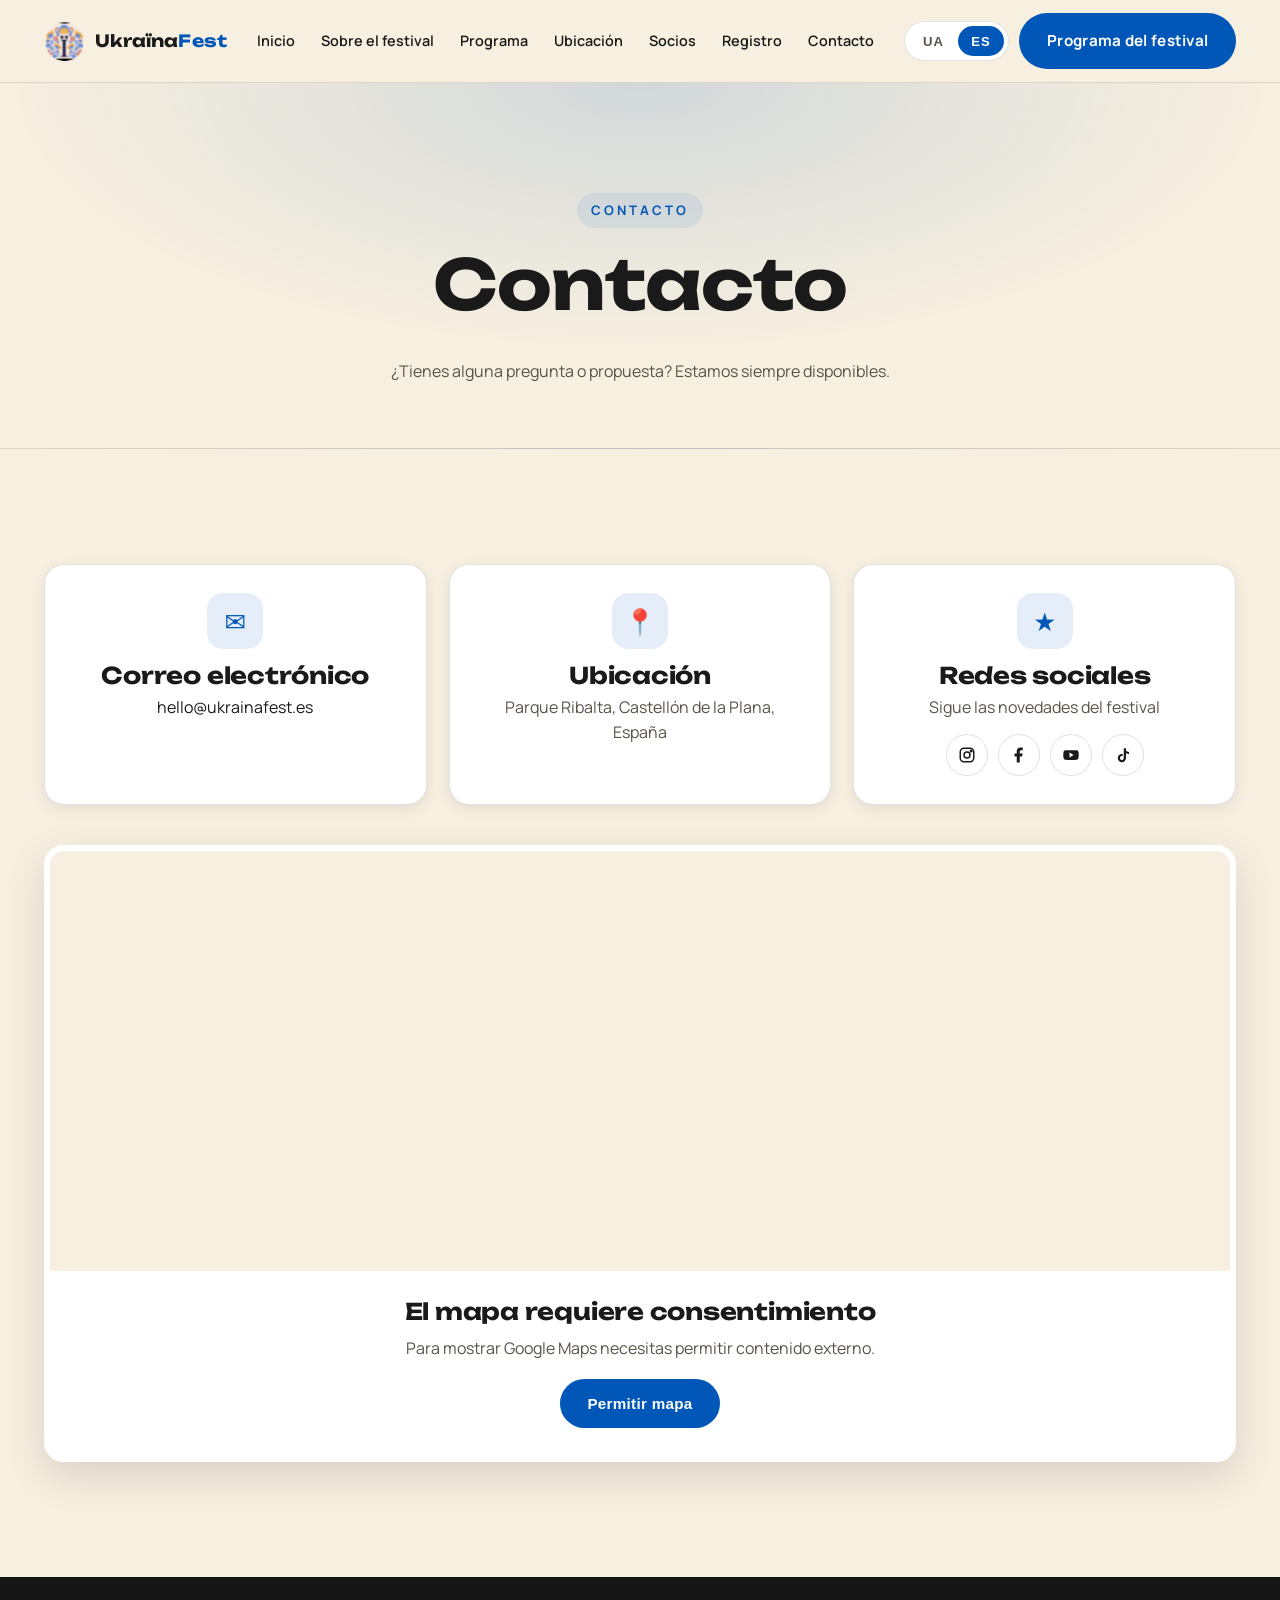
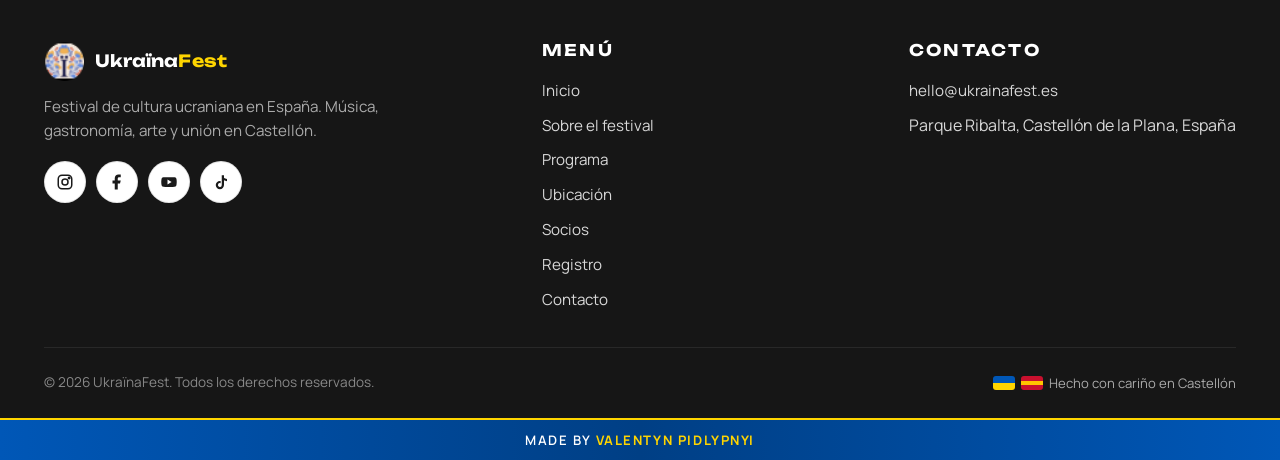
<file: public/contacts.html>
<!DOCTYPE html>
<html lang="uk">
<head>
  <meta charset="UTF-8" />
  <meta name="viewport" content="width=device-width, initial-scale=1.0" />
  <meta name="description" content="Контакти UkraïnaFest Castellón 2026: email, локація та соціальні мережі фестивалю." />
  <meta name="robots" content="index,follow" />
  <meta property="og:type" content="website" />
  <meta property="og:title" content="Контакти — UkraïnaFest Castellón 2026" />
  <meta property="og:description" content="Зв'яжіться з командою фестивалю або перегляньте місце проведення на карті." />
  <meta property="og:image" content="logo.png" />
  <meta name="twitter:card" content="summary_large_image" />
  <title data-i18n-title="meta.title.contacts">Контакти — UkraïnaFest Castellón 2026</title>
  <link rel="canonical" href="contacts.html" />
  <link rel="alternate" hreflang="uk" href="contacts.html?lang=ua" />
  <link rel="alternate" hreflang="es" href="contacts.html?lang=es" />
  <link rel="alternate" hreflang="x-default" href="contacts.html?lang=es" />
  <link rel="icon" type="image/png" href="smalllogo.png" />
  <link rel="preconnect" href="https://fonts.googleapis.com" />
  <link rel="preconnect" href="https://fonts.gstatic.com" crossorigin />
  <link href="https://fonts.googleapis.com/css2?family=Manrope:wght@400;500;600;700;800&family=Unbounded:wght@500;600;700;800&display=swap" rel="stylesheet" />
  <link rel="stylesheet" href="assets/css/styles.css" />
</head>
<body>

  <header class="site-header">
    <div class="container site-header__inner">
      <a class="brand" href="index.html"><img src="smalllogo.png" alt="UkraïnaFest" /><span>Ukraïna<b>Fest</b></span></a>
      <nav class="nav" aria-label="Main">
        <a href="index.html"        data-i18n="nav.home">Головна</a>
        <a href="about.html"        data-i18n="nav.about">Про фестиваль</a>
        <a href="program.html"      data-i18n="nav.program">Програма</a>
        <a href="location.html"     data-i18n="nav.location">Локація</a>
        <a href="partners.html"     data-i18n="nav.partners">Партнери</a>
        <a href="registration.html" data-i18n="nav.registration">Реєстрація</a>
        <a href="contacts.html"     data-i18n="nav.contacts">Контакти</a>
      </nav>
      <div class="header-actions">
        <div class="lang-switch" role="group" aria-label="Language">
          <button type="button" data-lang="ua">UA</button>
          <button type="button" data-lang="es">ES</button>
        </div>
        <a class="btn btn--primary" href="program.html" data-i18n="header.cta">Програма фестивалю</a>
        <button class="menu-toggle" aria-label="Menu"><span></span></button>
      </div>
    </div>
  </header>

  <section class="page-hero">
    <div class="container">
      <span class="eyebrow" data-i18n="nav.contacts">Контакти</span>
      <h1 data-i18n="contacts.page.title">Контакти</h1>
      <p data-i18n="contacts.page.sub">Маєте запитання чи пропозицію? Ми завжди на зв'язку.</p>
    </div>
  </section>

  <section class="section">
    <div class="container">
      <div class="contact-grid">
        <div class="contact-tile reveal">
          <div class="ic">✉</div>
          <h3 data-i18n="contacts.email">Електронна пошта</h3>
          <p><a href="mailto:hello@ukrainafest.es">hello@ukrainafest.es</a></p>
        </div>
        <div class="contact-tile reveal">
          <div class="ic">📍</div>
          <h3 data-i18n="contacts.location">Локація</h3>
          <p data-i18n="contacts.location.v">Парк Рібальта, Кастельон-де-ла-Плана, Іспанія</p>
        </div>
        <div class="contact-tile reveal">
          <div class="ic">★</div>
          <h3 data-i18n="contacts.social">Соціальні мережі</h3>
          <p data-i18n="contacts.social.v">Слідкуйте за новинами фестивалю</p>
          <div class="socials" style="justify-content:center; margin-top:14px">
            <a href="#" aria-label="Instagram"><svg viewBox="0 0 24 24" fill="none" stroke="currentColor" stroke-width="2"><rect x="3" y="3" width="18" height="18" rx="5"/><circle cx="12" cy="12" r="4"/><circle cx="17.5" cy="6.5" r="1" fill="currentColor"/></svg></a>
            <a href="#" aria-label="Facebook"><svg viewBox="0 0 24 24" fill="currentColor"><path d="M13 22v-8h3l1-4h-4V7.5c0-1.1.4-2 2-2h2V2h-3c-3 0-5 1.8-5 5v3H6v4h3v8h4z"/></svg></a>
            <a href="#" aria-label="YouTube"><svg viewBox="0 0 24 24" fill="currentColor"><path d="M22 8.4c-.2-1.7-.9-2.4-2.6-2.6C17.7 5.5 12 5.5 12 5.5s-5.7 0-7.4.3C2.9 6 2.2 6.7 2 8.4 1.7 10 1.7 12 1.7 12s0 2 .3 3.6c.2 1.7.9 2.4 2.6 2.6 1.7.3 7.4.3 7.4.3s5.7 0 7.4-.3c1.7-.2 2.4-.9 2.6-2.6.3-1.6.3-3.6.3-3.6s0-2-.3-3.6zM10 15.3V8.7l5.5 3.3-5.5 3.3z"/></svg></a>
            <a href="#" aria-label="TikTok"><svg viewBox="0 0 24 24" fill="currentColor"><path d="M16 3v3.4c1 .9 2.4 1.5 4 1.5v3a8.6 8.6 0 0 1-4-1.1v6.3a5.5 5.5 0 1 1-5.5-5.5c.4 0 .7 0 1 .1v3.1a2.5 2.5 0 1 0 1.5 2.3V3H16z"/></svg></a>
          </div>
        </div>
      </div>

      <div class="map-frame reveal" style="margin-top:24px; border:6px solid var(--surface); border-radius:var(--radius); overflow:hidden">
        <iframe loading="lazy"
          src="https://www.google.com/maps?q=Parque+Ribalta+Castell%C3%B3n+de+la+Plana&output=embed"
          referrerpolicy="no-referrer-when-downgrade"
          style="width:100%; height:420px; border:0; display:block"
          title="Castellón de la Plana map"></iframe>
      </div>
    </div>
  </section>

  <footer class="site-footer">
    <div class="container">
      <div class="footer-grid">
        <div>
          <a class="brand" href="index.html" style="color:#fff"><img src="smalllogo.png" alt="UkraïnaFest" /><span style="color:#fff">Ukraïna<b style="color:var(--accent)">Fest</b></span></a>
          <p data-i18n="footer.about" style="margin-top:14px">Фестиваль української культури в Іспанії.</p>
          <div class="socials" style="margin-top:18px">
            <a href="#" aria-label="Instagram"><svg viewBox="0 0 24 24" fill="none" stroke="currentColor" stroke-width="2"><rect x="3" y="3" width="18" height="18" rx="5"/><circle cx="12" cy="12" r="4"/><circle cx="17.5" cy="6.5" r="1" fill="currentColor"/></svg></a>
            <a href="#" aria-label="Facebook"><svg viewBox="0 0 24 24" fill="currentColor"><path d="M13 22v-8h3l1-4h-4V7.5c0-1.1.4-2 2-2h2V2h-3c-3 0-5 1.8-5 5v3H6v4h3v8h4z"/></svg></a>
            <a href="#" aria-label="YouTube"><svg viewBox="0 0 24 24" fill="currentColor"><path d="M22 8.4c-.2-1.7-.9-2.4-2.6-2.6C17.7 5.5 12 5.5 12 5.5s-5.7 0-7.4.3C2.9 6 2.2 6.7 2 8.4 1.7 10 1.7 12 1.7 12s0 2 .3 3.6c.2 1.7.9 2.4 2.6 2.6 1.7.3 7.4.3 7.4.3s5.7 0 7.4-.3c1.7-.2 2.4-.9 2.6-2.6.3-1.6.3-3.6.3-3.6s0-2-.3-3.6zM10 15.3V8.7l5.5 3.3-5.5 3.3z"/></svg></a>
            <a href="#" aria-label="TikTok"><svg viewBox="0 0 24 24" fill="currentColor"><path d="M16 3v3.4c1 .9 2.4 1.5 4 1.5v3a8.6 8.6 0 0 1-4-1.1v6.3a5.5 5.5 0 1 1-5.5-5.5c.4 0 .7 0 1 .1v3.1a2.5 2.5 0 1 0 1.5 2.3V3H16z"/></svg></a>
          </div>
        </div>
        <div>
          <h4 data-i18n="footer.menu">Меню</h4>
          <ul class="footer-menu">
            <li><a href="index.html"        data-i18n="nav.home">Головна</a></li>
            <li><a href="about.html"        data-i18n="nav.about">Про фестиваль</a></li>
            <li><a href="program.html"      data-i18n="nav.program">Програма</a></li>
            <li><a href="location.html"     data-i18n="nav.location">Локація</a></li>
            <li><a href="partners.html"     data-i18n="nav.partners">Партнери</a></li>
            <li><a href="registration.html" data-i18n="nav.registration">Реєстрація</a></li>
            <li><a href="contacts.html"     data-i18n="nav.contacts">Контакти</a></li>
          </ul>
        </div>
        <div>
          <h4 data-i18n="footer.contacts">Контакти</h4>
          <ul class="footer-menu">
            <li><a href="mailto:hello@ukrainafest.es">hello@ukrainafest.es</a></li>
            <li><span data-i18n="contacts.location.v">Парк Рібальта, Кастельон-де-ла-Плана, Іспанія</span></li>
          </ul>
        </div>
      </div>
      <div class="footer-bottom">
        <span data-i18n="footer.rights">© 2026 UkraïnaFest.</span>
        <span class="flag"><i class="ua"></i><i class="es"></i><span data-i18n="footer.made">Створено з любов'ю в Кастельоні</span></span>
      </div>
    </div>
  </footer>

  <div class="top-strip">Made by <b>Valentyn Pidlypnyi</b></div>

  <script src="assets/js/i18n.js"></script>
  <script src="assets/js/main.js"></script>
</body>
</html>
</file>
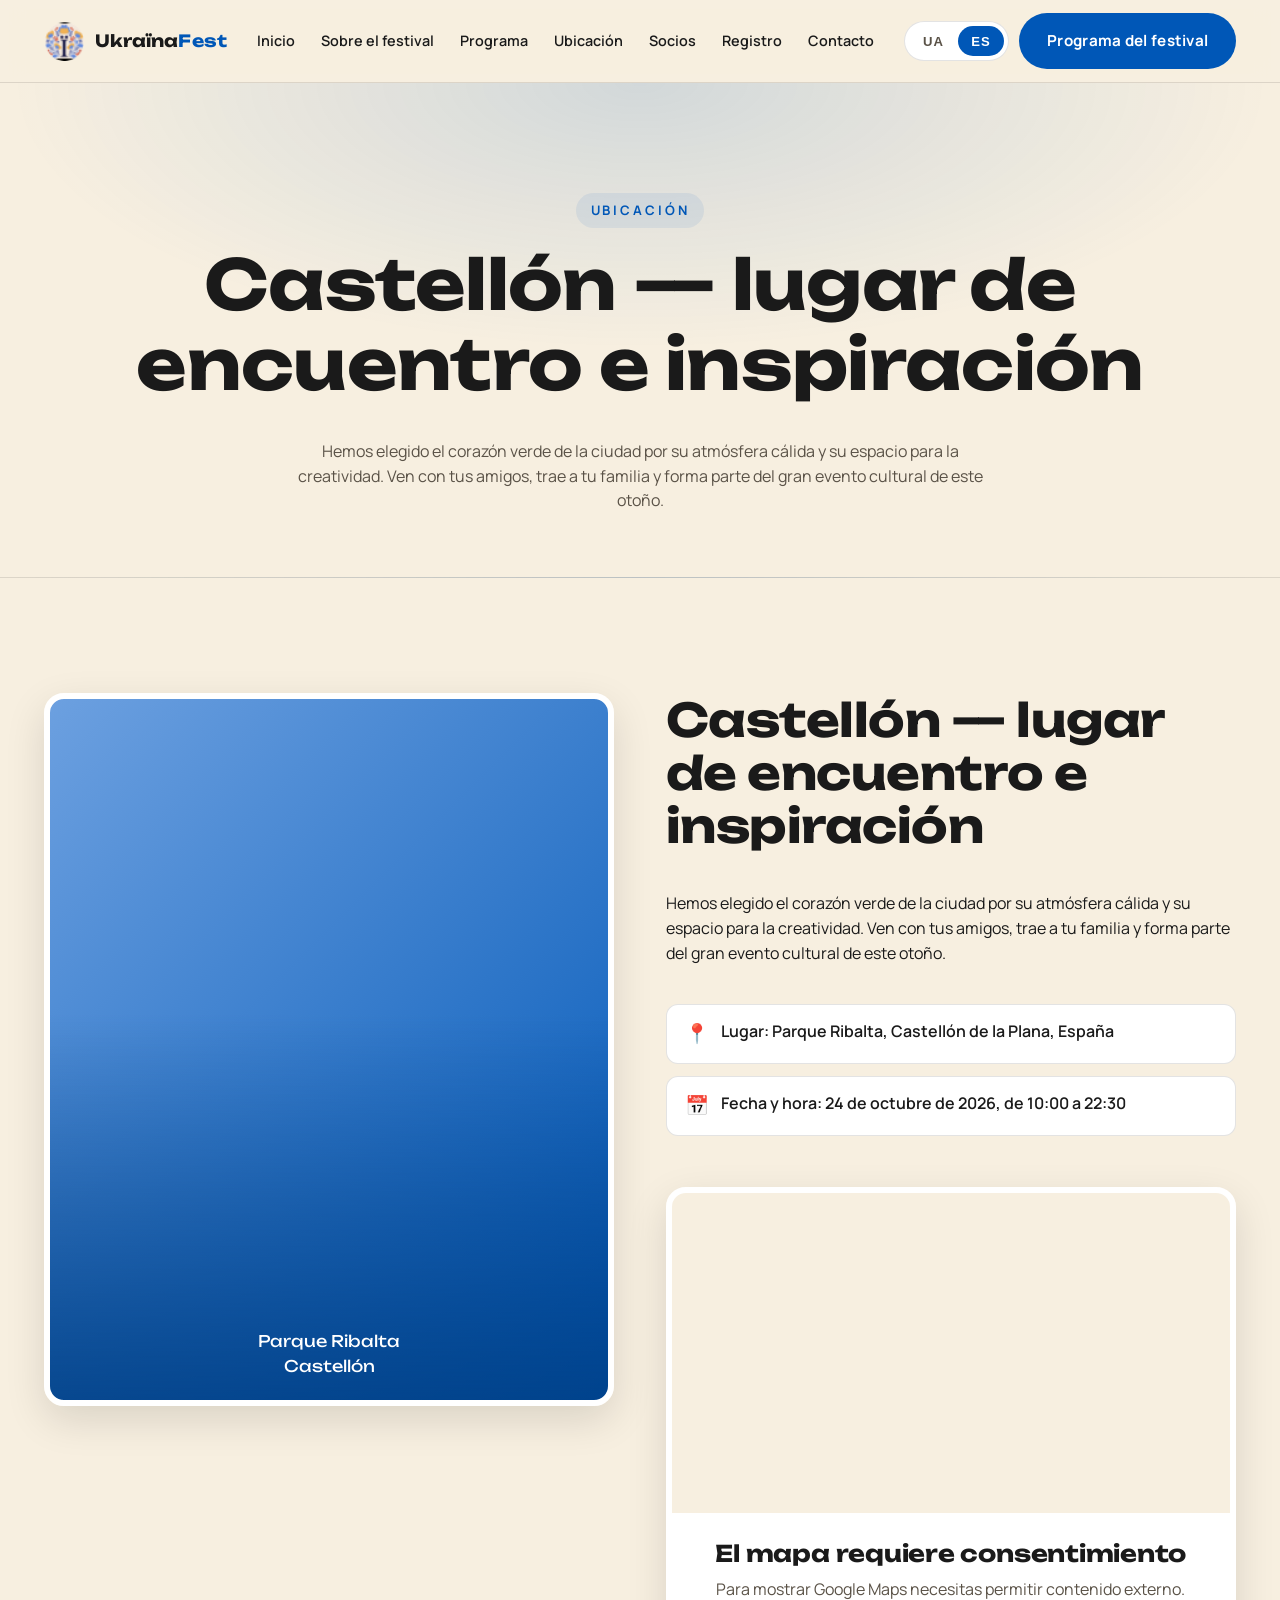
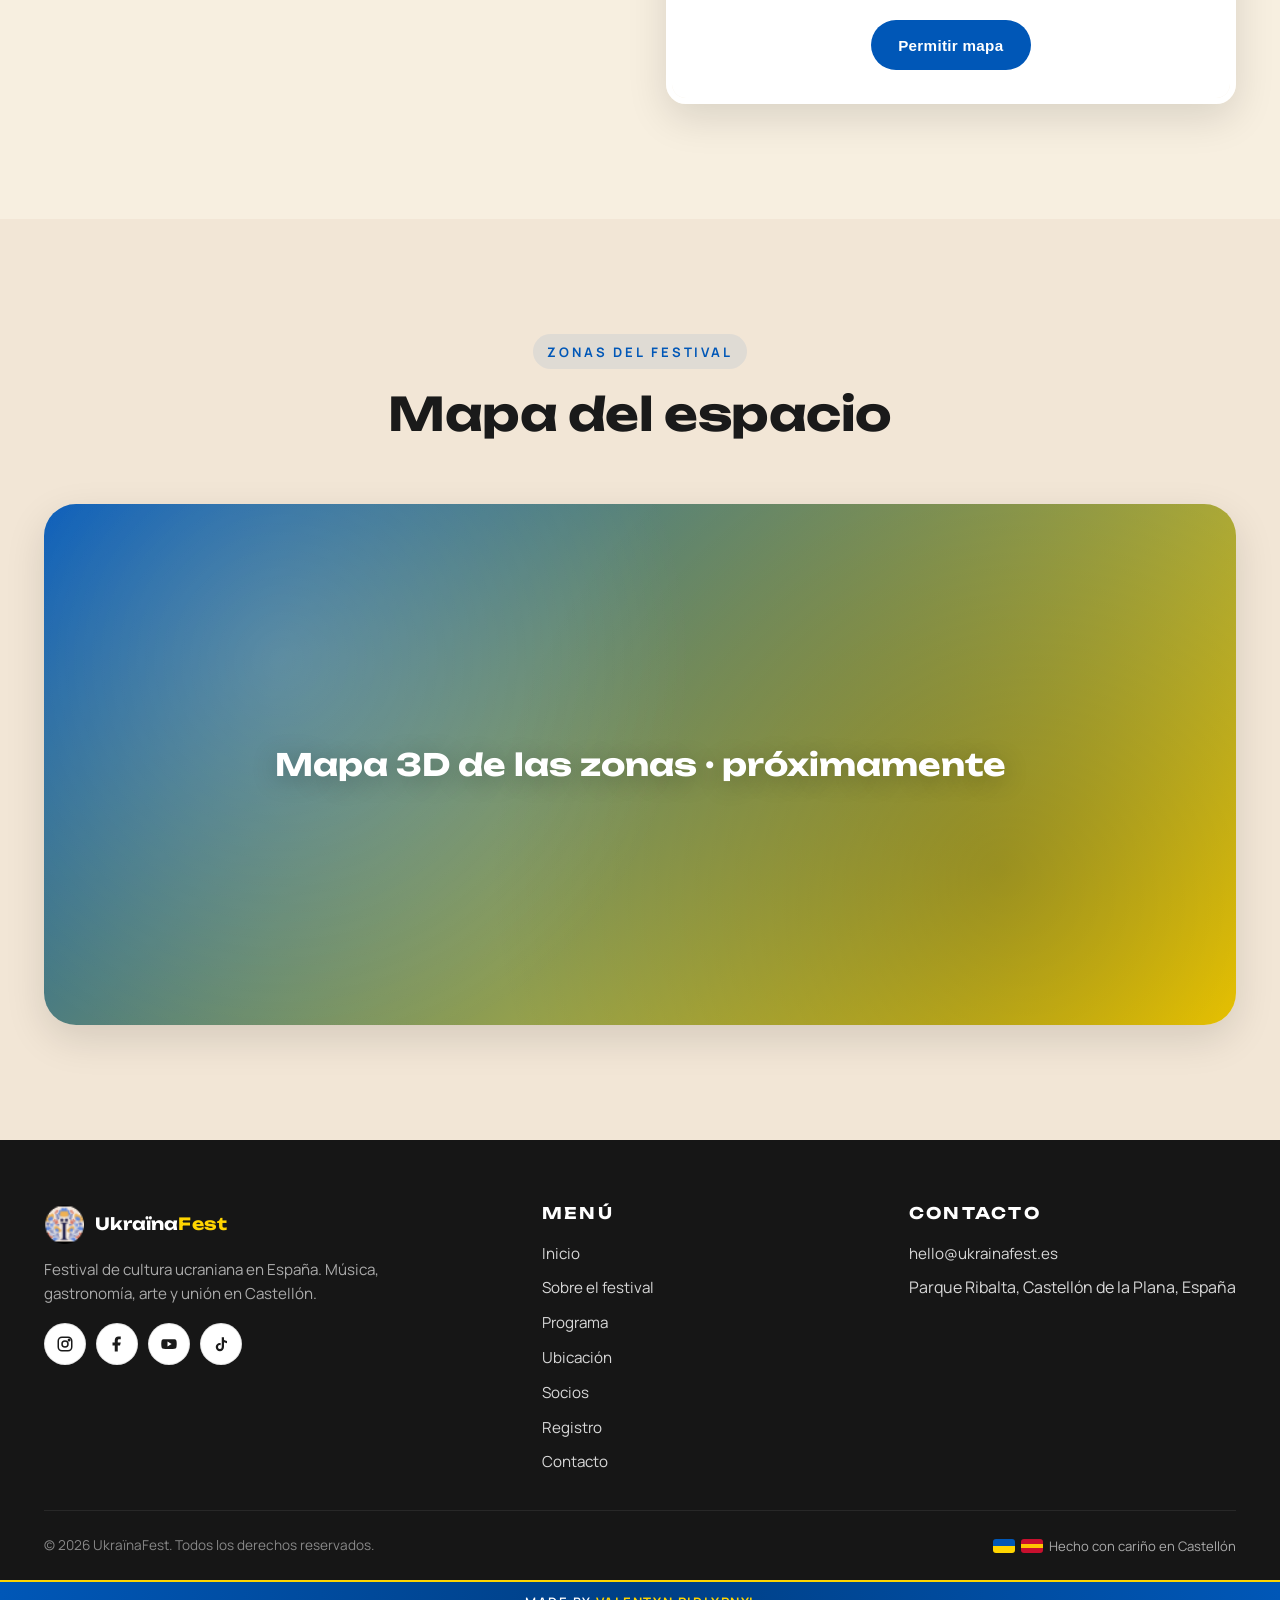
<file: public/location.html>
<!DOCTYPE html>
<html lang="uk">
<head>
  <meta charset="UTF-8" />
  <meta name="viewport" content="width=device-width, initial-scale=1.0" />
  <meta name="description" content="Локація UkraïnaFest Castellón 2026: Parque Ribalta, Castellón de la Plana. 24 жовтня 2026, 10:00–22:30." />
  <meta name="robots" content="index,follow" />
  <meta property="og:type" content="website" />
  <meta property="og:title" content="Локація — UkraïnaFest Castellón 2026" />
  <meta property="og:description" content="Дізнайтеся, де і коли відбудеться фестиваль, та відкрийте карту локації." />
  <meta property="og:image" content="logo.png" />
  <meta name="twitter:card" content="summary_large_image" />
  <title data-i18n-title="meta.title.location">Локація — UkraïnaFest Castellón 2026</title>
  <link rel="canonical" href="location.html" />
  <link rel="alternate" hreflang="uk" href="location.html?lang=ua" />
  <link rel="alternate" hreflang="es" href="location.html?lang=es" />
  <link rel="alternate" hreflang="x-default" href="location.html?lang=es" />
  <link rel="icon" type="image/png" href="smalllogo.png" />
  <link rel="preconnect" href="https://fonts.googleapis.com" />
  <link rel="preconnect" href="https://fonts.gstatic.com" crossorigin />
  <link href="https://fonts.googleapis.com/css2?family=Manrope:wght@400;500;600;700;800&family=Unbounded:wght@500;600;700;800&display=swap" rel="stylesheet" />
  <link rel="stylesheet" href="assets/css/styles.css" />
</head>
<body>

  <header class="site-header">
    <div class="container site-header__inner">
      <a class="brand" href="index.html"><img src="smalllogo.png" alt="UkraïnaFest" /><span>Ukraïna<b>Fest</b></span></a>
      <nav class="nav" aria-label="Main">
        <a href="index.html"        data-i18n="nav.home">Головна</a>
        <a href="about.html"        data-i18n="nav.about">Про фестиваль</a>
        <a href="program.html"      data-i18n="nav.program">Програма</a>
        <a href="location.html"     data-i18n="nav.location">Локація</a>
        <a href="partners.html"     data-i18n="nav.partners">Партнери</a>
        <a href="registration.html" data-i18n="nav.registration">Реєстрація</a>
        <a href="contacts.html"     data-i18n="nav.contacts">Контакти</a>
      </nav>
      <div class="header-actions">
        <div class="lang-switch" role="group" aria-label="Language">
          <button type="button" data-lang="ua">UA</button>
          <button type="button" data-lang="es">ES</button>
        </div>
        <a class="btn btn--primary" href="program.html" data-i18n="header.cta">Програма фестивалю</a>
        <button class="menu-toggle" aria-label="Menu"><span></span></button>
      </div>
    </div>
  </header>

  <section class="page-hero">
    <div class="container">
      <span class="eyebrow" data-i18n="location.eyebrow">Локація</span>
      <h1 data-i18n="location.title">Кастельон — місце зустрічі та натхнення</h1>
      <p data-i18n="location.text">Зелене серце міста чекає на вас.</p>
    </div>
  </section>

  <section class="section">
    <div class="container">
      <div class="location-grid">
        <div class="location-photo reveal" data-i18n="location.photo">Парк Рібальта · Кастельон-де-ла-Плана</div>
        <div class="location-info reveal">
          <h2 data-i18n="location.title">Кастельон — місце зустрічі та натхнення</h2>
          <p data-i18n="location.text">Ми обрали зелене серце міста за його теплу атмосферу та простір для творчості.</p>
          <ul class="info-list">
            <li><span class="k">📍</span><span data-i18n="location.place">Місце: Парк Рібальта, Кастельон-де-ла-Плана, Іспанія</span></li>
            <li><span class="k">📅</span><span data-i18n="location.date">Дата та час: 24 жовтня 2026, з 10:00 до 22:30</span></li>
          </ul>
          <div class="map-frame">
            <iframe loading="lazy"
              src="https://www.google.com/maps?q=Parque+Ribalta+Castell%C3%B3n+de+la+Plana&output=embed"
              referrerpolicy="no-referrer-when-downgrade"
              title="Castellón de la Plana map"></iframe>
          </div>
        </div>
      </div>
    </div>
  </section>

  <section class="section section--alt">
    <div class="container">
      <div class="section__head reveal">
        <span class="eyebrow" data-i18n="zones.eyebrow">Зони фестивалю</span>
        <h2 data-i18n="zones.title">Карта простору</h2>
      </div>
      <div class="zones reveal">
        <span data-i18n="zones.label">3D-карта зон фестивалю · скоро</span>
      </div>
    </div>
  </section>

  <footer class="site-footer">
    <div class="container">
      <div class="footer-grid">
        <div>
          <a class="brand" href="index.html" style="color:#fff"><img src="smalllogo.png" alt="UkraïnaFest" /><span style="color:#fff">Ukraïna<b style="color:var(--accent)">Fest</b></span></a>
          <p data-i18n="footer.about" style="margin-top:14px">Фестиваль української культури в Іспанії.</p>
          <div class="socials" style="margin-top:18px">
            <a href="#" aria-label="Instagram"><svg viewBox="0 0 24 24" fill="none" stroke="currentColor" stroke-width="2"><rect x="3" y="3" width="18" height="18" rx="5"/><circle cx="12" cy="12" r="4"/><circle cx="17.5" cy="6.5" r="1" fill="currentColor"/></svg></a>
            <a href="#" aria-label="Facebook"><svg viewBox="0 0 24 24" fill="currentColor"><path d="M13 22v-8h3l1-4h-4V7.5c0-1.1.4-2 2-2h2V2h-3c-3 0-5 1.8-5 5v3H6v4h3v8h4z"/></svg></a>
            <a href="#" aria-label="YouTube"><svg viewBox="0 0 24 24" fill="currentColor"><path d="M22 8.4c-.2-1.7-.9-2.4-2.6-2.6C17.7 5.5 12 5.5 12 5.5s-5.7 0-7.4.3C2.9 6 2.2 6.7 2 8.4 1.7 10 1.7 12 1.7 12s0 2 .3 3.6c.2 1.7.9 2.4 2.6 2.6 1.7.3 7.4.3 7.4.3s5.7 0 7.4-.3c1.7-.2 2.4-.9 2.6-2.6.3-1.6.3-3.6.3-3.6s0-2-.3-3.6zM10 15.3V8.7l5.5 3.3-5.5 3.3z"/></svg></a>
            <a href="#" aria-label="TikTok"><svg viewBox="0 0 24 24" fill="currentColor"><path d="M16 3v3.4c1 .9 2.4 1.5 4 1.5v3a8.6 8.6 0 0 1-4-1.1v6.3a5.5 5.5 0 1 1-5.5-5.5c.4 0 .7 0 1 .1v3.1a2.5 2.5 0 1 0 1.5 2.3V3H16z"/></svg></a>
          </div>
        </div>
        <div>
          <h4 data-i18n="footer.menu">Меню</h4>
          <ul class="footer-menu">
            <li><a href="index.html"        data-i18n="nav.home">Головна</a></li>
            <li><a href="about.html"        data-i18n="nav.about">Про фестиваль</a></li>
            <li><a href="program.html"      data-i18n="nav.program">Програма</a></li>
            <li><a href="location.html"     data-i18n="nav.location">Локація</a></li>
            <li><a href="partners.html"     data-i18n="nav.partners">Партнери</a></li>
            <li><a href="registration.html" data-i18n="nav.registration">Реєстрація</a></li>
            <li><a href="contacts.html"     data-i18n="nav.contacts">Контакти</a></li>
          </ul>
        </div>
        <div>
          <h4 data-i18n="footer.contacts">Контакти</h4>
          <ul class="footer-menu">
            <li><a href="mailto:hello@ukrainafest.es">hello@ukrainafest.es</a></li>
            <li><span data-i18n="contacts.location.v">Парк Рібальта, Кастельон-де-ла-Плана, Іспанія</span></li>
          </ul>
        </div>
      </div>
      <div class="footer-bottom">
        <span data-i18n="footer.rights">© 2026 UkraïnaFest.</span>
        <span class="flag"><i class="ua"></i><i class="es"></i><span data-i18n="footer.made">Створено з любов'ю в Кастельоні</span></span>
      </div>
    </div>
  </footer>

  <div class="top-strip">Made by <b>Valentyn Pidlypnyi</b></div>

  <script src="assets/js/i18n.js"></script>
  <script src="assets/js/main.js"></script>
</body>
</html>
</file>
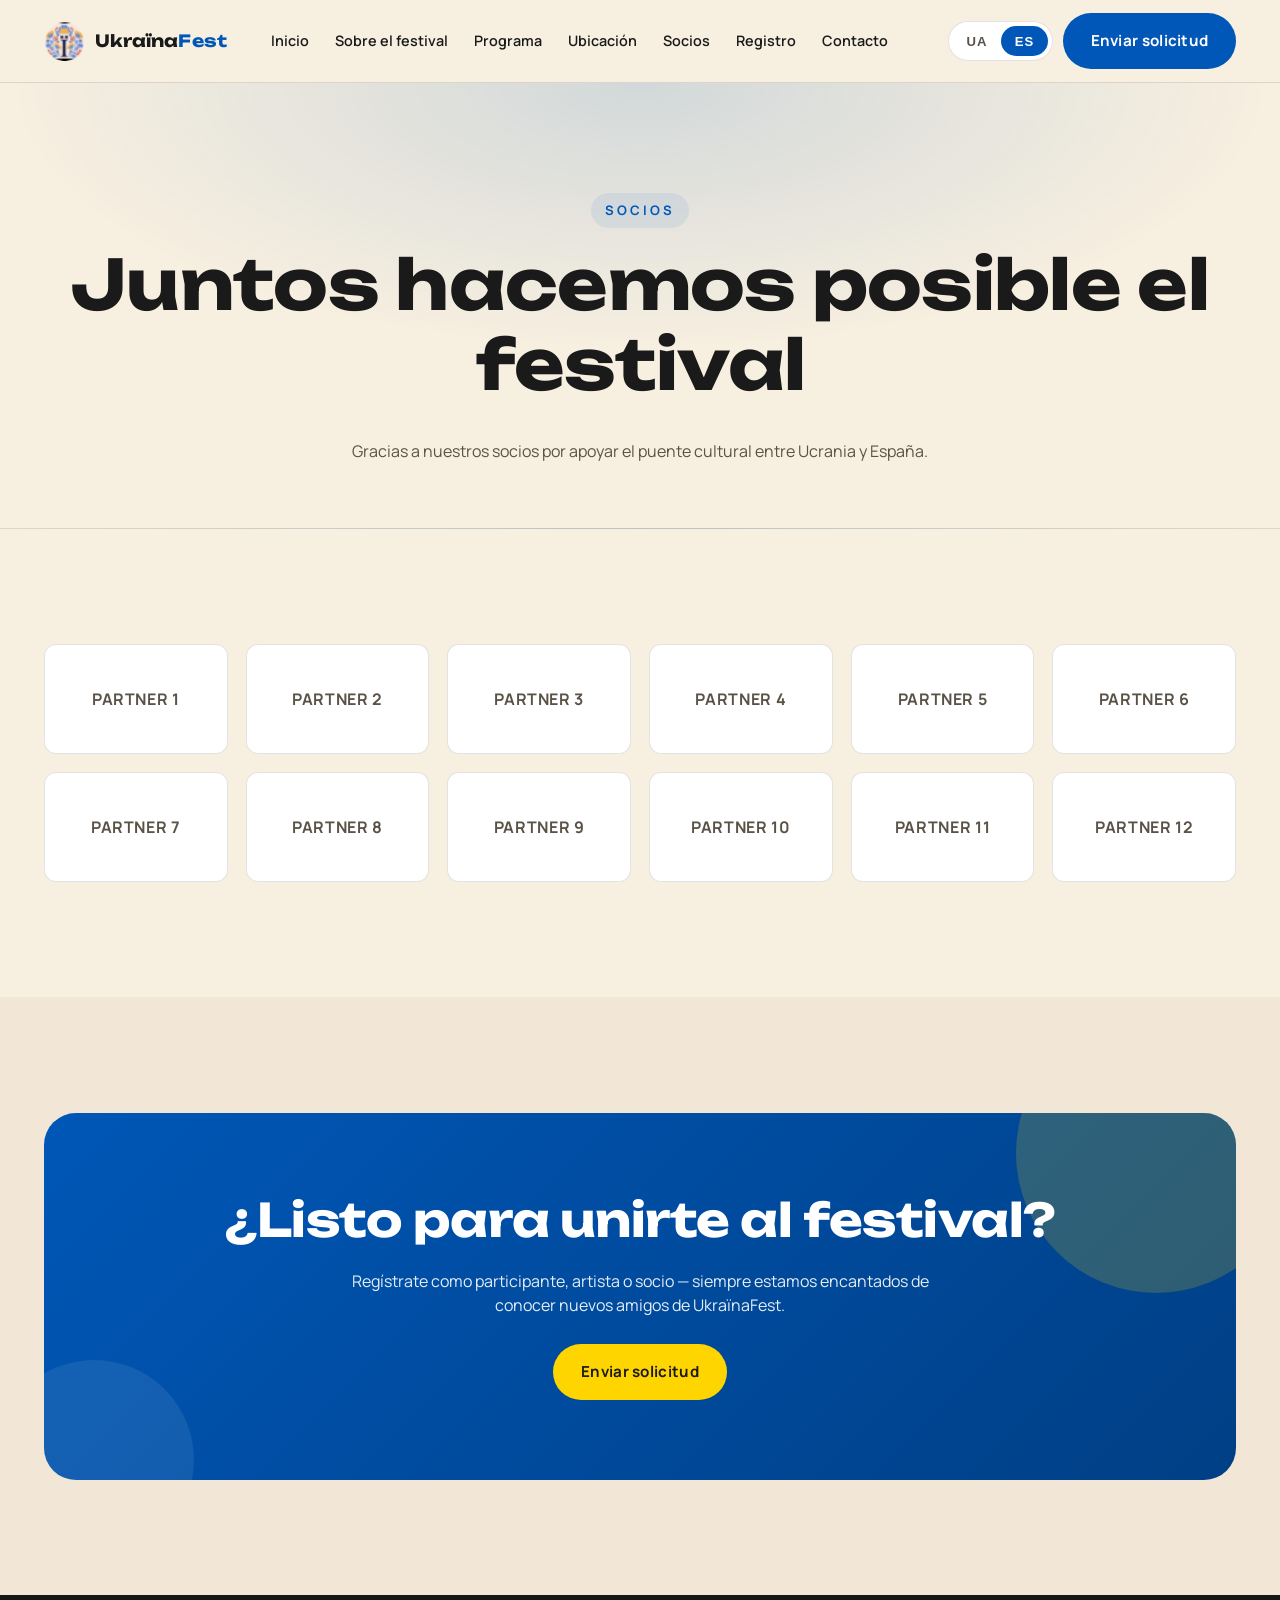
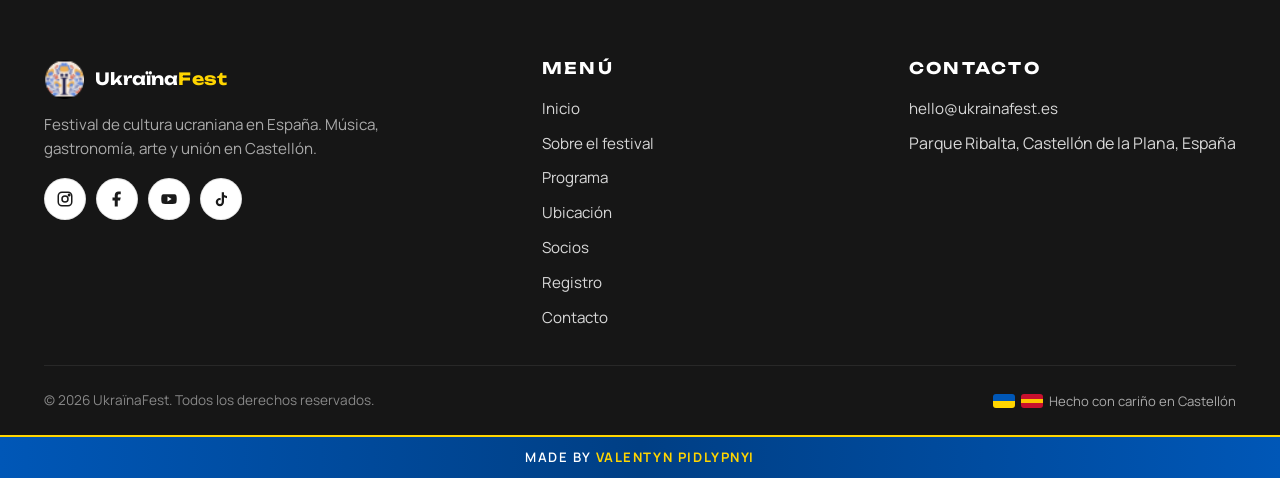
<file: public/partners.html>
<!DOCTYPE html>
<html lang="uk">
<head>
  <meta charset="UTF-8" />
  <meta name="viewport" content="width=device-width, initial-scale=1.0" />
  <meta name="description" content="Партнери UkraïnaFest Castellón 2026 — організації та бренди, які підтримують фестиваль." />
  <meta name="robots" content="index,follow" />
  <meta property="og:type" content="website" />
  <meta property="og:title" content="Партнери — UkraïnaFest Castellón 2026" />
  <meta property="og:description" content="Разом із партнерами ми створюємо головну культурну подію сезону." />
  <meta property="og:image" content="logo.png" />
  <meta name="twitter:card" content="summary_large_image" />
  <title data-i18n-title="meta.title.partners">Партнери — UkraïnaFest Castellón 2026</title>
  <link rel="canonical" href="partners.html" />
  <link rel="alternate" hreflang="uk" href="partners.html?lang=ua" />
  <link rel="alternate" hreflang="es" href="partners.html?lang=es" />
  <link rel="alternate" hreflang="x-default" href="partners.html?lang=es" />
  <link rel="icon" type="image/png" href="smalllogo.png" />
  <link rel="preconnect" href="https://fonts.googleapis.com" />
  <link rel="preconnect" href="https://fonts.gstatic.com" crossorigin />
  <link href="https://fonts.googleapis.com/css2?family=Manrope:wght@400;500;600;700;800&family=Unbounded:wght@500;600;700;800&display=swap" rel="stylesheet" />
  <link rel="stylesheet" href="assets/css/styles.css" />
</head>
<body>

  <header class="site-header">
    <div class="container site-header__inner">
      <a class="brand" href="index.html"><img src="smalllogo.png" alt="UkraïnaFest" /><span>Ukraïna<b>Fest</b></span></a>
      <nav class="nav" aria-label="Main">
        <a href="index.html"        data-i18n="nav.home">Головна</a>
        <a href="about.html"        data-i18n="nav.about">Про фестиваль</a>
        <a href="program.html"      data-i18n="nav.program">Програма</a>
        <a href="location.html"     data-i18n="nav.location">Локація</a>
        <a href="partners.html"     data-i18n="nav.partners">Партнери</a>
        <a href="registration.html" data-i18n="nav.registration">Реєстрація</a>
        <a href="contacts.html"     data-i18n="nav.contacts">Контакти</a>
      </nav>
      <div class="header-actions">
        <div class="lang-switch" role="group" aria-label="Language">
          <button type="button" data-lang="ua">UA</button>
          <button type="button" data-lang="es">ES</button>
        </div>
        <a class="btn btn--primary" href="registration.html" data-i18n="cta.btn">Подати заявку</a>
        <button class="menu-toggle" aria-label="Menu"><span></span></button>
      </div>
    </div>
  </header>

  <section class="page-hero">
    <div class="container">
      <span class="eyebrow" data-i18n="partners.eyebrow">Партнери</span>
      <h1 data-i18n="partners.title">Разом ми робимо фестиваль можливим</h1>
      <p data-i18n="partners.sub">Дякуємо нашим партнерам за підтримку.</p>
    </div>
  </section>

  <section class="section">
    <div class="container">
      <div class="partners-grid reveal">
        <div class="partner">PARTNER 1</div>
        <div class="partner">PARTNER 2</div>
        <div class="partner">PARTNER 3</div>
        <div class="partner">PARTNER 4</div>
        <div class="partner">PARTNER 5</div>
        <div class="partner">PARTNER 6</div>
        <div class="partner">PARTNER 7</div>
        <div class="partner">PARTNER 8</div>
        <div class="partner">PARTNER 9</div>
        <div class="partner">PARTNER 10</div>
        <div class="partner">PARTNER 11</div>
        <div class="partner">PARTNER 12</div>
      </div>
    </div>
  </section>

  <section class="section section--alt">
    <div class="container">
      <div class="cta-banner reveal">
        <h2 data-i18n="cta.title">Готові долучитися до фестивалю?</h2>
        <p  data-i18n="cta.text">Реєструйтеся як учасник, артист чи партнер.</p>
        <a class="btn btn--accent" href="registration.html" data-i18n="cta.btn">Подати заявку</a>
      </div>
    </div>
  </section>

  <footer class="site-footer">
    <div class="container">
      <div class="footer-grid">
        <div>
          <a class="brand" href="index.html" style="color:#fff"><img src="smalllogo.png" alt="UkraïnaFest" /><span style="color:#fff">Ukraïna<b style="color:var(--accent)">Fest</b></span></a>
          <p data-i18n="footer.about" style="margin-top:14px">Фестиваль української культури в Іспанії.</p>
          <div class="socials" style="margin-top:18px">
            <a href="#" aria-label="Instagram"><svg viewBox="0 0 24 24" fill="none" stroke="currentColor" stroke-width="2"><rect x="3" y="3" width="18" height="18" rx="5"/><circle cx="12" cy="12" r="4"/><circle cx="17.5" cy="6.5" r="1" fill="currentColor"/></svg></a>
            <a href="#" aria-label="Facebook"><svg viewBox="0 0 24 24" fill="currentColor"><path d="M13 22v-8h3l1-4h-4V7.5c0-1.1.4-2 2-2h2V2h-3c-3 0-5 1.8-5 5v3H6v4h3v8h4z"/></svg></a>
            <a href="#" aria-label="YouTube"><svg viewBox="0 0 24 24" fill="currentColor"><path d="M22 8.4c-.2-1.7-.9-2.4-2.6-2.6C17.7 5.5 12 5.5 12 5.5s-5.7 0-7.4.3C2.9 6 2.2 6.7 2 8.4 1.7 10 1.7 12 1.7 12s0 2 .3 3.6c.2 1.7.9 2.4 2.6 2.6 1.7.3 7.4.3 7.4.3s5.7 0 7.4-.3c1.7-.2 2.4-.9 2.6-2.6.3-1.6.3-3.6.3-3.6s0-2-.3-3.6zM10 15.3V8.7l5.5 3.3-5.5 3.3z"/></svg></a>
            <a href="#" aria-label="TikTok"><svg viewBox="0 0 24 24" fill="currentColor"><path d="M16 3v3.4c1 .9 2.4 1.5 4 1.5v3a8.6 8.6 0 0 1-4-1.1v6.3a5.5 5.5 0 1 1-5.5-5.5c.4 0 .7 0 1 .1v3.1a2.5 2.5 0 1 0 1.5 2.3V3H16z"/></svg></a>
          </div>
        </div>
        <div>
          <h4 data-i18n="footer.menu">Меню</h4>
          <ul class="footer-menu">
            <li><a href="index.html"        data-i18n="nav.home">Головна</a></li>
            <li><a href="about.html"        data-i18n="nav.about">Про фестиваль</a></li>
            <li><a href="program.html"      data-i18n="nav.program">Програма</a></li>
            <li><a href="location.html"     data-i18n="nav.location">Локація</a></li>
            <li><a href="partners.html"     data-i18n="nav.partners">Партнери</a></li>
            <li><a href="registration.html" data-i18n="nav.registration">Реєстрація</a></li>
            <li><a href="contacts.html"     data-i18n="nav.contacts">Контакти</a></li>
          </ul>
        </div>
        <div>
          <h4 data-i18n="footer.contacts">Контакти</h4>
          <ul class="footer-menu">
            <li><a href="mailto:hello@ukrainafest.es">hello@ukrainafest.es</a></li>
            <li><span data-i18n="contacts.location.v">Парк Рібальта, Кастельон-де-ла-Плана, Іспанія</span></li>
          </ul>
        </div>
      </div>
      <div class="footer-bottom">
        <span data-i18n="footer.rights">© 2026 UkraïnaFest.</span>
        <span class="flag"><i class="ua"></i><i class="es"></i><span data-i18n="footer.made">Створено з любов'ю в Кастельоні</span></span>
      </div>
    </div>
  </footer>

  <div class="top-strip">Made by <b>Valentyn Pidlypnyi</b></div>

  <script src="assets/js/i18n.js"></script>
  <script src="assets/js/main.js"></script>
</body>
</html>
</file>
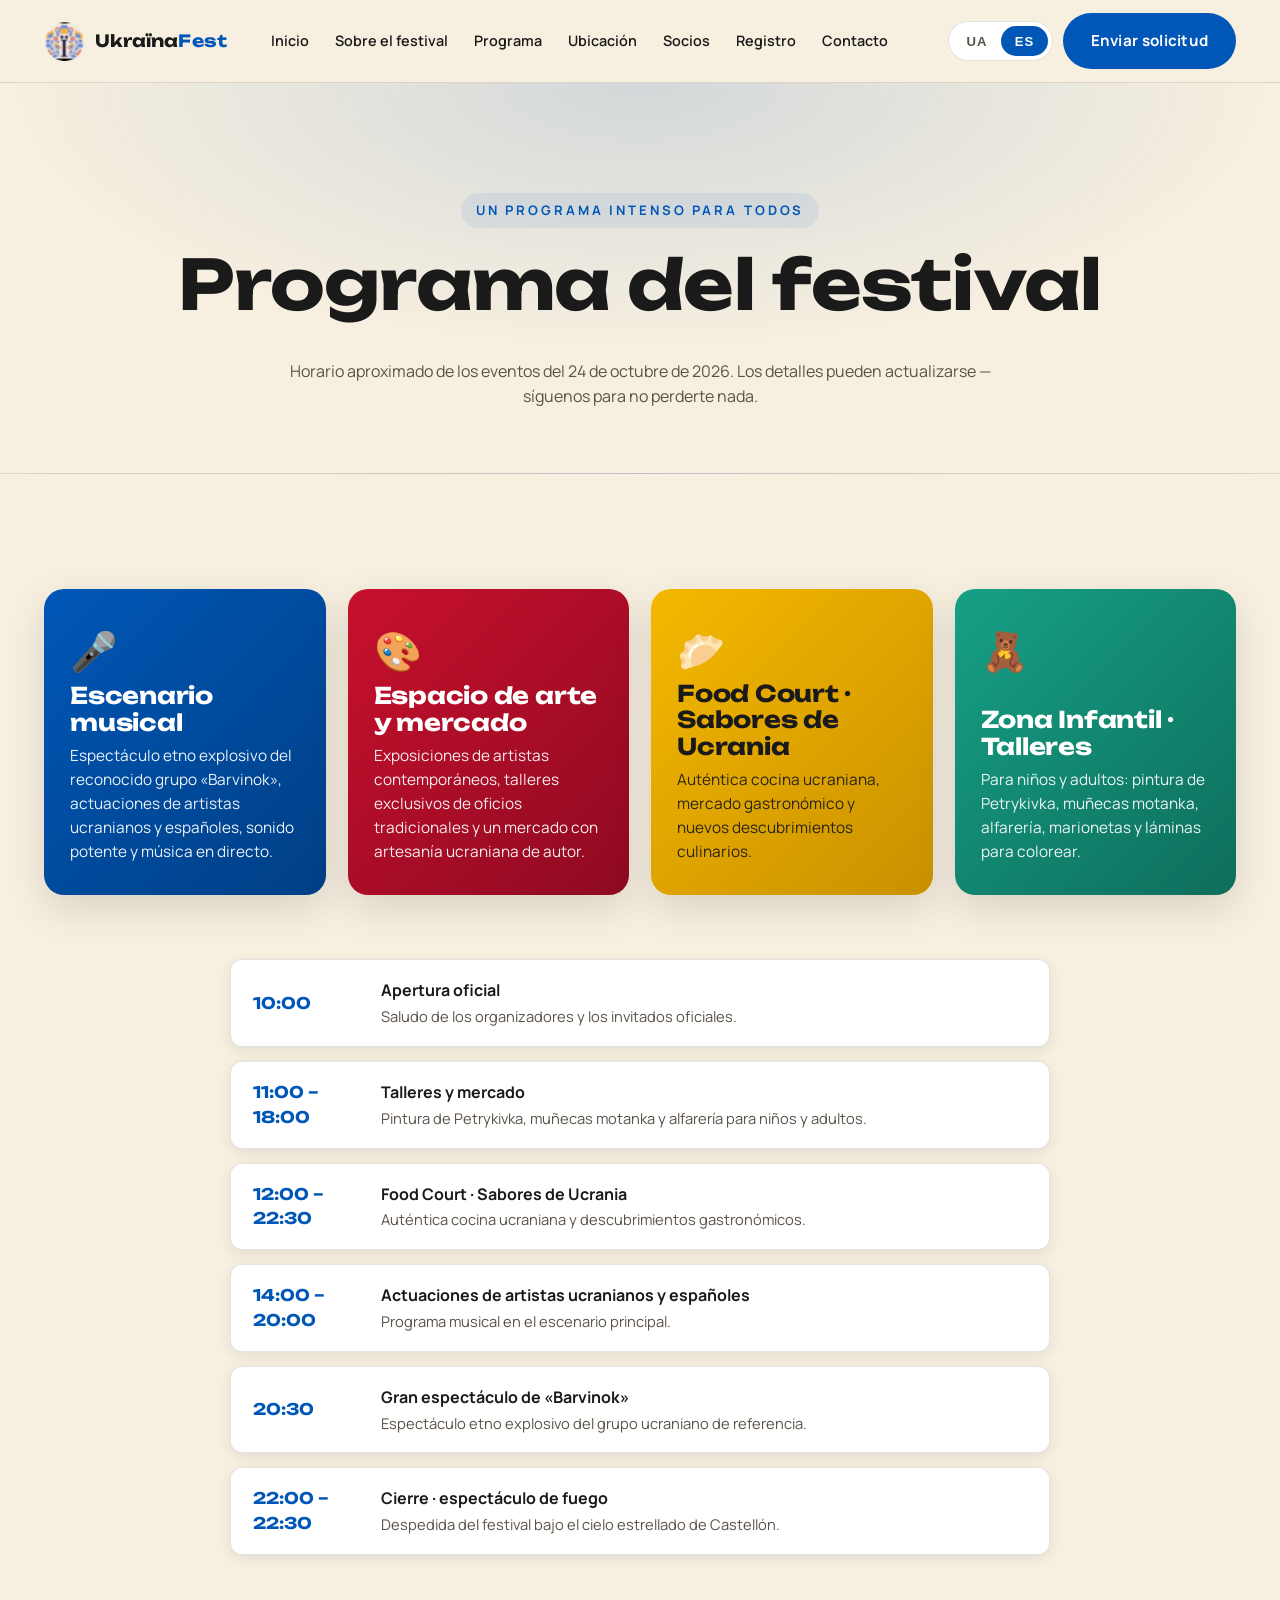
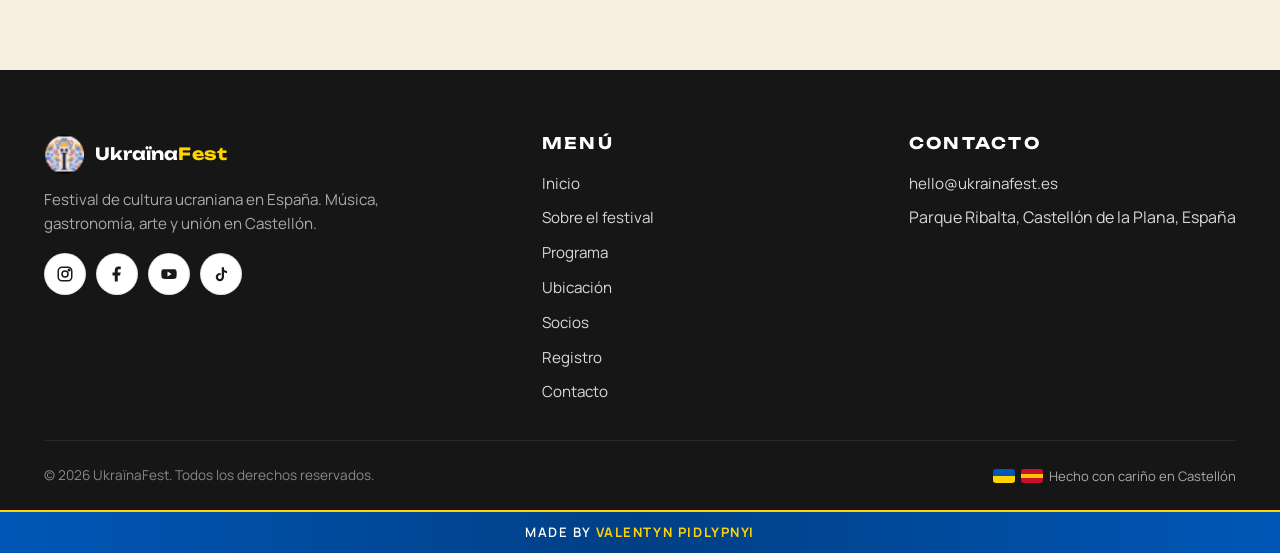
<file: public/program.html>
<!DOCTYPE html>
<html lang="uk">
<head>
  <meta charset="UTF-8" />
  <meta name="viewport" content="width=device-width, initial-scale=1.0" />
  <meta name="description" content="Програма UkraïnaFest Castellón 2026: музична сцена, майстер-класи, food court та гранд-шоу «Барвінок»." />
  <meta name="robots" content="index,follow" />
  <meta property="og:type" content="website" />
  <meta property="og:title" content="Програма — UkraïnaFest Castellón 2026" />
  <meta property="og:description" content="Перегляньте розклад подій на 24 жовтня 2026 року." />
  <meta property="og:image" content="logo.png" />
  <meta name="twitter:card" content="summary_large_image" />
  <title data-i18n-title="meta.title.program">Програма — UkraïnaFest Castellón 2026</title>
  <link rel="canonical" href="program.html" />
  <link rel="alternate" hreflang="uk" href="program.html?lang=ua" />
  <link rel="alternate" hreflang="es" href="program.html?lang=es" />
  <link rel="alternate" hreflang="x-default" href="program.html?lang=es" />
  <link rel="icon" type="image/png" href="smalllogo.png" />
  <link rel="preconnect" href="https://fonts.googleapis.com" />
  <link rel="preconnect" href="https://fonts.gstatic.com" crossorigin />
  <link href="https://fonts.googleapis.com/css2?family=Manrope:wght@400;500;600;700;800&family=Unbounded:wght@500;600;700;800&display=swap" rel="stylesheet" />
  <link rel="stylesheet" href="assets/css/styles.css" />
</head>
<body>

  <header class="site-header">
    <div class="container site-header__inner">
      <a class="brand" href="index.html"><img src="smalllogo.png" alt="UkraïnaFest" /><span>Ukraïna<b>Fest</b></span></a>
      <nav class="nav" aria-label="Main">
        <a href="index.html"        data-i18n="nav.home">Головна</a>
        <a href="about.html"        data-i18n="nav.about">Про фестиваль</a>
        <a href="program.html"      data-i18n="nav.program">Програма</a>
        <a href="location.html"     data-i18n="nav.location">Локація</a>
        <a href="partners.html"     data-i18n="nav.partners">Партнери</a>
        <a href="registration.html" data-i18n="nav.registration">Реєстрація</a>
        <a href="contacts.html"     data-i18n="nav.contacts">Контакти</a>
      </nav>
      <div class="header-actions">
        <div class="lang-switch" role="group" aria-label="Language">
          <button type="button" data-lang="ua">UA</button>
          <button type="button" data-lang="es">ES</button>
        </div>
        <a class="btn btn--primary" href="registration.html" data-i18n="cta.btn">Подати заявку</a>
        <button class="menu-toggle" aria-label="Menu"><span></span></button>
      </div>
    </div>
  </header>

  <section class="page-hero">
    <div class="container">
      <span class="eyebrow" data-i18n="program.eyebrow">Насичена програма для кожного</span>
      <h1 data-i18n="program.page.title">Програма фестивалю</h1>
      <p data-i18n="program.page.sub">Орієнтовний розклад заходів на 24 жовтня 2026 року.</p>
    </div>
  </section>

  <section class="section">
    <div class="container">
      <div class="cards" style="margin-bottom:64px">
        <article class="card card--music reveal">
          <div class="card__icon">🎤</div>
          <h3 data-i18n="program.card.1.title">Музична сцена</h3>
          <p data-i18n="program.card.1.text">Виступи українських та іспанських артистів.</p>
        </article>
        <article class="card card--art reveal">
          <div class="card__icon">🎨</div>
          <h3 data-i18n="program.card.2.title">Арт-простір & Ярмарок</h3>
          <p data-i18n="program.card.2.text">Виставки та майстер-класи.</p>
        </article>
        <article class="card card--food reveal">
          <div class="card__icon">🥟</div>
          <h3 data-i18n="program.card.3.title">Food Court · Смаки України</h3>
          <p data-i18n="program.card.3.text">Автентична кухня.</p>
        </article>
        <article class="card card--kids reveal">
          <div class="card__icon">🧸</div>
          <h3 data-i18n="program.card.4.title">Kids Zone · Майстер-класи</h3>
          <p data-i18n="program.card.4.text">Для дітей та дорослих.</p>
        </article>
      </div>

      <div class="timeline reveal">
        <div class="timeline__row">
          <div class="timeline__time">10:00</div>
          <div>
            <div class="timeline__title" data-i18n="program.row.1.title">Урочисте відкриття</div>
            <div class="timeline__desc"  data-i18n="program.row.1.desc">Привітання організаторів.</div>
          </div>
        </div>
        <div class="timeline__row">
          <div class="timeline__time">11:00 – 18:00</div>
          <div>
            <div class="timeline__title" data-i18n="program.row.2.title">Майстер-класи та ярмарок</div>
            <div class="timeline__desc"  data-i18n="program.row.2.desc">Петриківський розпис, мотанка, гончарство.</div>
          </div>
        </div>
        <div class="timeline__row">
          <div class="timeline__time">12:00 – 22:30</div>
          <div>
            <div class="timeline__title" data-i18n="program.row.3.title">Food Court · Смаки України</div>
            <div class="timeline__desc"  data-i18n="program.row.3.desc">Українська кухня.</div>
          </div>
        </div>
        <div class="timeline__row">
          <div class="timeline__time">14:00 – 20:00</div>
          <div>
            <div class="timeline__title" data-i18n="program.row.4.title">Виступи артистів</div>
            <div class="timeline__desc"  data-i18n="program.row.4.desc">Музична програма.</div>
          </div>
        </div>
        <div class="timeline__row">
          <div class="timeline__time">20:30</div>
          <div>
            <div class="timeline__title" data-i18n="program.row.5.title">Гранд-шоу «Барвінок»</div>
            <div class="timeline__desc"  data-i18n="program.row.5.desc">Етно-шоу.</div>
          </div>
        </div>
        <div class="timeline__row">
          <div class="timeline__time">22:00 – 22:30</div>
          <div>
            <div class="timeline__title" data-i18n="program.row.6.title">Закриття · фаєр-шоу</div>
            <div class="timeline__desc"  data-i18n="program.row.6.desc">Прощання з фестивалем.</div>
          </div>
        </div>
      </div>
    </div>
  </section>

  <footer class="site-footer">
    <div class="container">
      <div class="footer-grid">
        <div>
          <a class="brand" href="index.html" style="color:#fff"><img src="smalllogo.png" alt="UkraïnaFest" /><span style="color:#fff">Ukraïna<b style="color:var(--accent)">Fest</b></span></a>
          <p data-i18n="footer.about" style="margin-top:14px">Фестиваль української культури в Іспанії.</p>
          <div class="socials" style="margin-top:18px">
            <a href="#" aria-label="Instagram"><svg viewBox="0 0 24 24" fill="none" stroke="currentColor" stroke-width="2"><rect x="3" y="3" width="18" height="18" rx="5"/><circle cx="12" cy="12" r="4"/><circle cx="17.5" cy="6.5" r="1" fill="currentColor"/></svg></a>
            <a href="#" aria-label="Facebook"><svg viewBox="0 0 24 24" fill="currentColor"><path d="M13 22v-8h3l1-4h-4V7.5c0-1.1.4-2 2-2h2V2h-3c-3 0-5 1.8-5 5v3H6v4h3v8h4z"/></svg></a>
            <a href="#" aria-label="YouTube"><svg viewBox="0 0 24 24" fill="currentColor"><path d="M22 8.4c-.2-1.7-.9-2.4-2.6-2.6C17.7 5.5 12 5.5 12 5.5s-5.7 0-7.4.3C2.9 6 2.2 6.7 2 8.4 1.7 10 1.7 12 1.7 12s0 2 .3 3.6c.2 1.7.9 2.4 2.6 2.6 1.7.3 7.4.3 7.4.3s5.7 0 7.4-.3c1.7-.2 2.4-.9 2.6-2.6.3-1.6.3-3.6.3-3.6s0-2-.3-3.6zM10 15.3V8.7l5.5 3.3-5.5 3.3z"/></svg></a>
            <a href="#" aria-label="TikTok"><svg viewBox="0 0 24 24" fill="currentColor"><path d="M16 3v3.4c1 .9 2.4 1.5 4 1.5v3a8.6 8.6 0 0 1-4-1.1v6.3a5.5 5.5 0 1 1-5.5-5.5c.4 0 .7 0 1 .1v3.1a2.5 2.5 0 1 0 1.5 2.3V3H16z"/></svg></a>
          </div>
        </div>
        <div>
          <h4 data-i18n="footer.menu">Меню</h4>
          <ul class="footer-menu">
            <li><a href="index.html"        data-i18n="nav.home">Головна</a></li>
            <li><a href="about.html"        data-i18n="nav.about">Про фестиваль</a></li>
            <li><a href="program.html"      data-i18n="nav.program">Програма</a></li>
            <li><a href="location.html"     data-i18n="nav.location">Локація</a></li>
            <li><a href="partners.html"     data-i18n="nav.partners">Партнери</a></li>
            <li><a href="registration.html" data-i18n="nav.registration">Реєстрація</a></li>
            <li><a href="contacts.html"     data-i18n="nav.contacts">Контакти</a></li>
          </ul>
        </div>
        <div>
          <h4 data-i18n="footer.contacts">Контакти</h4>
          <ul class="footer-menu">
            <li><a href="mailto:hello@ukrainafest.es">hello@ukrainafest.es</a></li>
            <li><span data-i18n="contacts.location.v">Парк Рібальта, Кастельон-де-ла-Плана, Іспанія</span></li>
          </ul>
        </div>
      </div>
      <div class="footer-bottom">
        <span data-i18n="footer.rights">© 2026 UkraïnaFest.</span>
        <span class="flag"><i class="ua"></i><i class="es"></i><span data-i18n="footer.made">Створено з любов'ю в Кастельоні</span></span>
      </div>
    </div>
  </footer>

  <div class="top-strip">Made by <b>Valentyn Pidlypnyi</b></div>

  <script src="assets/js/i18n.js"></script>
  <script src="assets/js/main.js"></script>
</body>
</html>
</file>
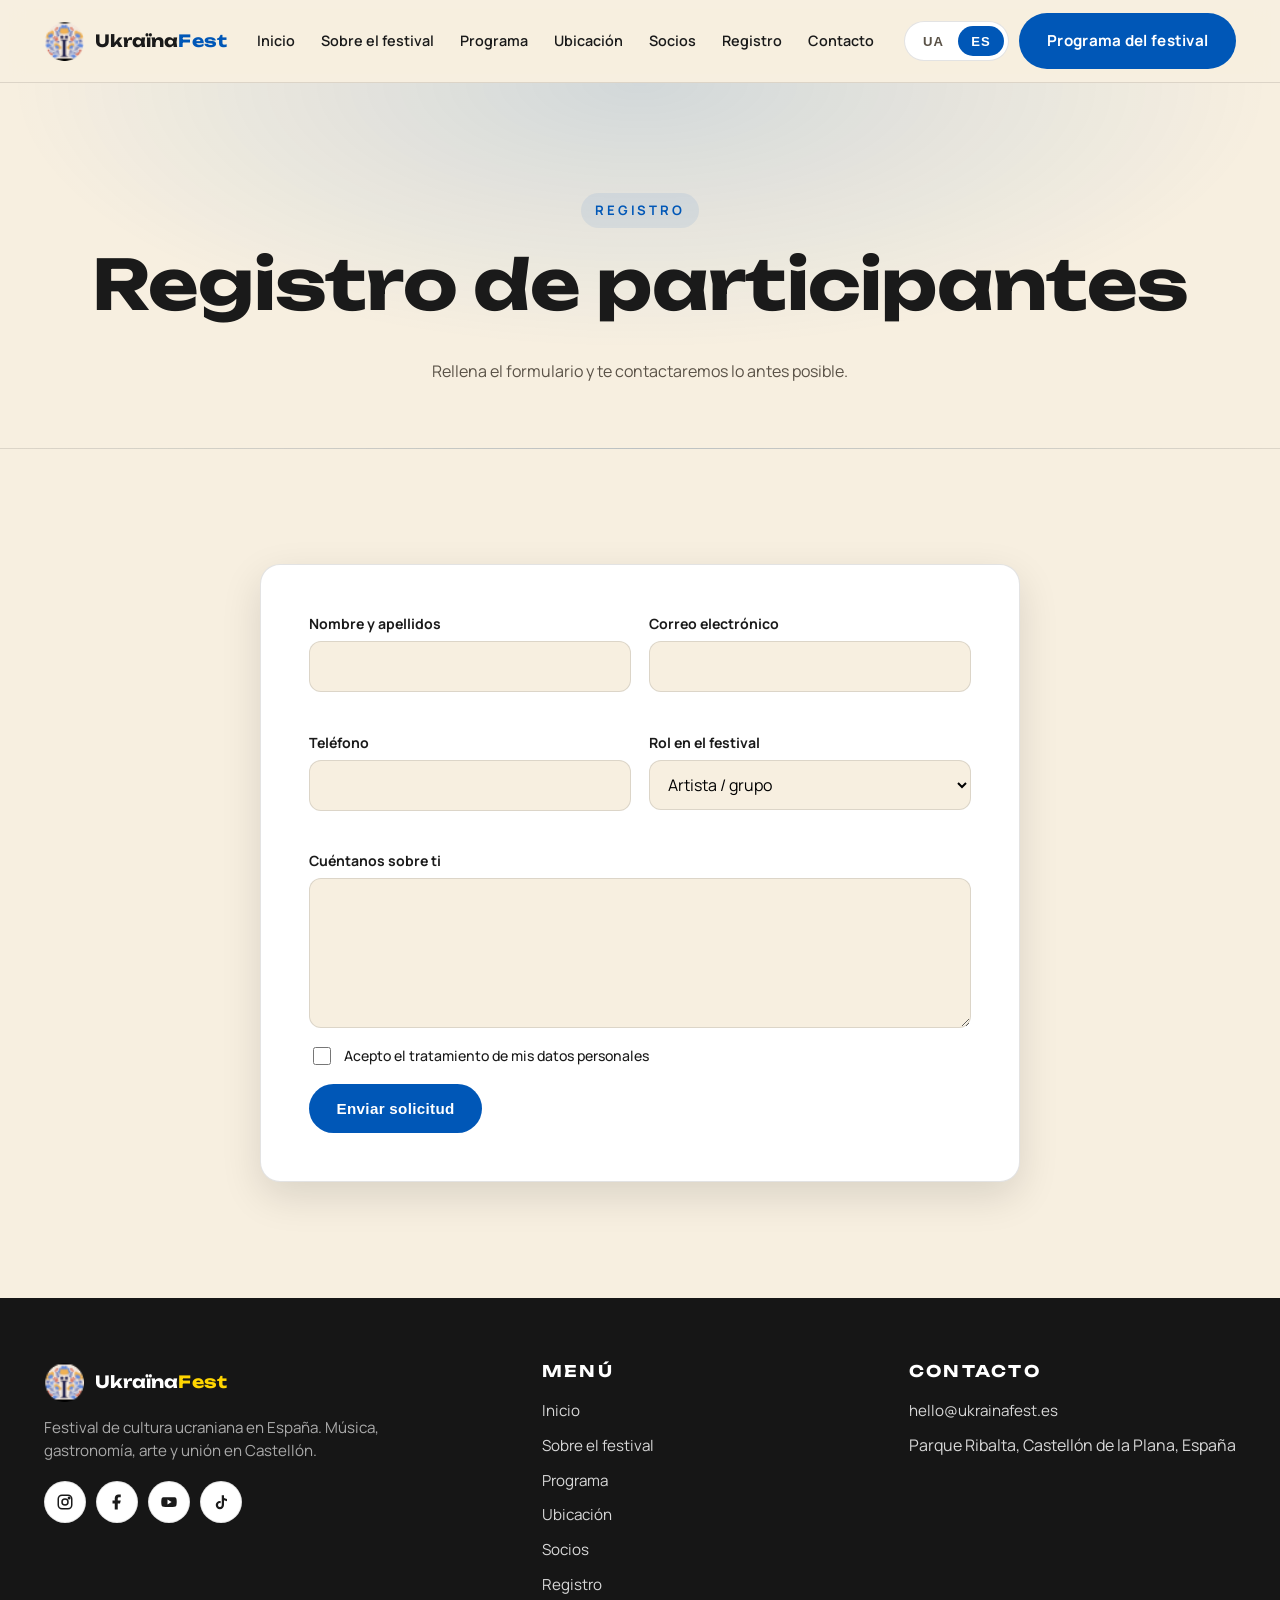
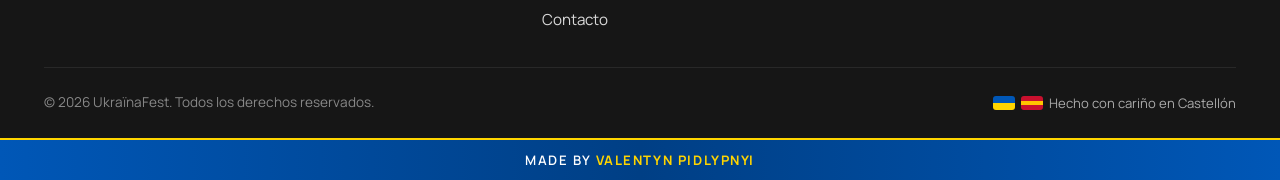
<file: public/registration.html>
<!DOCTYPE html>
<html lang="uk">
<head>
  <meta charset="UTF-8" />
  <meta name="viewport" content="width=device-width, initial-scale=1.0" />
  <meta name="description" content="Реєстрація учасників UkraïnaFest Castellón 2026: артисти, майстри, food court, партнери та волонтери." />
  <meta name="robots" content="index,follow" />
  <meta property="og:type" content="website" />
  <meta property="og:title" content="Реєстрація — UkraïnaFest Castellón 2026" />
  <meta property="og:description" content="Заповніть заявку на участь у фестивалі." />
  <meta property="og:image" content="logo.png" />
  <meta name="twitter:card" content="summary_large_image" />
  <title data-i18n-title="meta.title.registration">Реєстрація — UkraïnaFest Castellón 2026</title>
  <link rel="canonical" href="registration.html" />
  <link rel="alternate" hreflang="uk" href="registration.html?lang=ua" />
  <link rel="alternate" hreflang="es" href="registration.html?lang=es" />
  <link rel="alternate" hreflang="x-default" href="registration.html?lang=es" />
  <link rel="icon" type="image/png" href="smalllogo.png" />
  <link rel="preconnect" href="https://fonts.googleapis.com" />
  <link rel="preconnect" href="https://fonts.gstatic.com" crossorigin />
  <link href="https://fonts.googleapis.com/css2?family=Manrope:wght@400;500;600;700;800&family=Unbounded:wght@500;600;700;800&display=swap" rel="stylesheet" />
  <link rel="stylesheet" href="assets/css/styles.css" />
</head>
<body>

  <header class="site-header">
    <div class="container site-header__inner">
      <a class="brand" href="index.html"><img src="smalllogo.png" alt="UkraïnaFest" /><span>Ukraïna<b>Fest</b></span></a>
      <nav class="nav" aria-label="Main">
        <a href="index.html"        data-i18n="nav.home">Головна</a>
        <a href="about.html"        data-i18n="nav.about">Про фестиваль</a>
        <a href="program.html"      data-i18n="nav.program">Програма</a>
        <a href="location.html"     data-i18n="nav.location">Локація</a>
        <a href="partners.html"     data-i18n="nav.partners">Партнери</a>
        <a href="registration.html" data-i18n="nav.registration">Реєстрація</a>
        <a href="contacts.html"     data-i18n="nav.contacts">Контакти</a>
      </nav>
      <div class="header-actions">
        <div class="lang-switch" role="group" aria-label="Language">
          <button type="button" data-lang="ua">UA</button>
          <button type="button" data-lang="es">ES</button>
        </div>
        <a class="btn btn--primary" href="program.html" data-i18n="header.cta">Програма фестивалю</a>
        <button class="menu-toggle" aria-label="Menu"><span></span></button>
      </div>
    </div>
  </header>

  <section class="page-hero">
    <div class="container">
      <span class="eyebrow" data-i18n="nav.registration">Реєстрація</span>
      <h1 data-i18n="reg.page.title">Реєстрація учасників</h1>
      <p data-i18n="reg.page.sub">Заповніть форму, і ми зв'яжемося з вами найближчим часом.</p>
    </div>
  </section>

  <section class="section">
    <div class="container">
      <form id="reg-form" class="form-card reveal" novalidate>
        <div class="form-row">
          <div class="field">
            <label for="reg-name" data-i18n="reg.f.name">Ім'я та прізвище</label>
            <input id="reg-name" type="text" required />
          </div>
          <div class="field">
            <label for="reg-email" data-i18n="reg.f.email">Email</label>
            <input id="reg-email" type="email" required />
          </div>
        </div>

        <div class="form-row">
          <div class="field">
            <label for="reg-phone" data-i18n="reg.f.phone">Телефон</label>
            <input id="reg-phone" type="tel" />
          </div>
          <div class="field">
            <label for="reg-role" data-i18n="reg.f.role">Роль на фестивалі</label>
            <select id="reg-role" required>
              <option value="artist"    data-i18n="reg.role.artist">Артист / колектив</option>
              <option value="craft"     data-i18n="reg.role.craft">Майстер / крафт</option>
              <option value="food"      data-i18n="reg.role.food">Food court / гастрономія</option>
              <option value="partner"   data-i18n="reg.role.partner">Партнер / спонсор</option>
              <option value="volunteer" data-i18n="reg.role.volunteer">Волонтер</option>
            </select>
          </div>
        </div>

        <div class="field">
          <label for="reg-about" data-i18n="reg.f.about">Розкажіть про себе</label>
          <textarea id="reg-about" rows="5"></textarea>
        </div>

        <div class="field" style="flex-direction:row; align-items:center; gap:10px">
          <input id="reg-consent" type="checkbox" required style="width:18px;height:18px" />
          <label for="reg-consent" data-i18n="reg.f.consent" style="font-weight:500">Я погоджуюся з обробкою персональних даних</label>
        </div>

        <div class="form-status" style="display:none; padding:14px 18px; border-radius:12px; background:rgba(0,87,183,0.1); color:var(--primary-dark); font-weight:600; margin-bottom:16px"></div>

        <button class="btn btn--primary" type="submit" data-i18n="reg.submit">Надіслати заявку</button>
      </form>
    </div>
  </section>

  <footer class="site-footer">
    <div class="container">
      <div class="footer-grid">
        <div>
          <a class="brand" href="index.html" style="color:#fff"><img src="smalllogo.png" alt="UkraïnaFest" /><span style="color:#fff">Ukraïna<b style="color:var(--accent)">Fest</b></span></a>
          <p data-i18n="footer.about" style="margin-top:14px">Фестиваль української культури в Іспанії.</p>
          <div class="socials" style="margin-top:18px">
            <a href="#" aria-label="Instagram"><svg viewBox="0 0 24 24" fill="none" stroke="currentColor" stroke-width="2"><rect x="3" y="3" width="18" height="18" rx="5"/><circle cx="12" cy="12" r="4"/><circle cx="17.5" cy="6.5" r="1" fill="currentColor"/></svg></a>
            <a href="#" aria-label="Facebook"><svg viewBox="0 0 24 24" fill="currentColor"><path d="M13 22v-8h3l1-4h-4V7.5c0-1.1.4-2 2-2h2V2h-3c-3 0-5 1.8-5 5v3H6v4h3v8h4z"/></svg></a>
            <a href="#" aria-label="YouTube"><svg viewBox="0 0 24 24" fill="currentColor"><path d="M22 8.4c-.2-1.7-.9-2.4-2.6-2.6C17.7 5.5 12 5.5 12 5.5s-5.7 0-7.4.3C2.9 6 2.2 6.7 2 8.4 1.7 10 1.7 12 1.7 12s0 2 .3 3.6c.2 1.7.9 2.4 2.6 2.6 1.7.3 7.4.3 7.4.3s5.7 0 7.4-.3c1.7-.2 2.4-.9 2.6-2.6.3-1.6.3-3.6.3-3.6s0-2-.3-3.6zM10 15.3V8.7l5.5 3.3-5.5 3.3z"/></svg></a>
            <a href="#" aria-label="TikTok"><svg viewBox="0 0 24 24" fill="currentColor"><path d="M16 3v3.4c1 .9 2.4 1.5 4 1.5v3a8.6 8.6 0 0 1-4-1.1v6.3a5.5 5.5 0 1 1-5.5-5.5c.4 0 .7 0 1 .1v3.1a2.5 2.5 0 1 0 1.5 2.3V3H16z"/></svg></a>
          </div>
        </div>
        <div>
          <h4 data-i18n="footer.menu">Меню</h4>
          <ul class="footer-menu">
            <li><a href="index.html"        data-i18n="nav.home">Головна</a></li>
            <li><a href="about.html"        data-i18n="nav.about">Про фестиваль</a></li>
            <li><a href="program.html"      data-i18n="nav.program">Програма</a></li>
            <li><a href="location.html"     data-i18n="nav.location">Локація</a></li>
            <li><a href="partners.html"     data-i18n="nav.partners">Партнери</a></li>
            <li><a href="registration.html" data-i18n="nav.registration">Реєстрація</a></li>
            <li><a href="contacts.html"     data-i18n="nav.contacts">Контакти</a></li>
          </ul>
        </div>
        <div>
          <h4 data-i18n="footer.contacts">Контакти</h4>
          <ul class="footer-menu">
            <li><a href="mailto:hello@ukrainafest.es">hello@ukrainafest.es</a></li>
            <li><span data-i18n="contacts.location.v">Парк Рібальта, Кастельон-де-ла-Плана, Іспанія</span></li>
          </ul>
        </div>
      </div>
      <div class="footer-bottom">
        <span data-i18n="footer.rights">© 2026 UkraïnaFest.</span>
        <span class="flag"><i class="ua"></i><i class="es"></i><span data-i18n="footer.made">Створено з любов'ю в Кастельоні</span></span>
      </div>
    </div>
  </footer>

  <div class="top-strip">Made by <b>Valentyn Pidlypnyi</b></div>

  <script src="assets/js/i18n.js"></script>
  <script src="assets/js/main.js"></script>
</body>
</html>
</file>
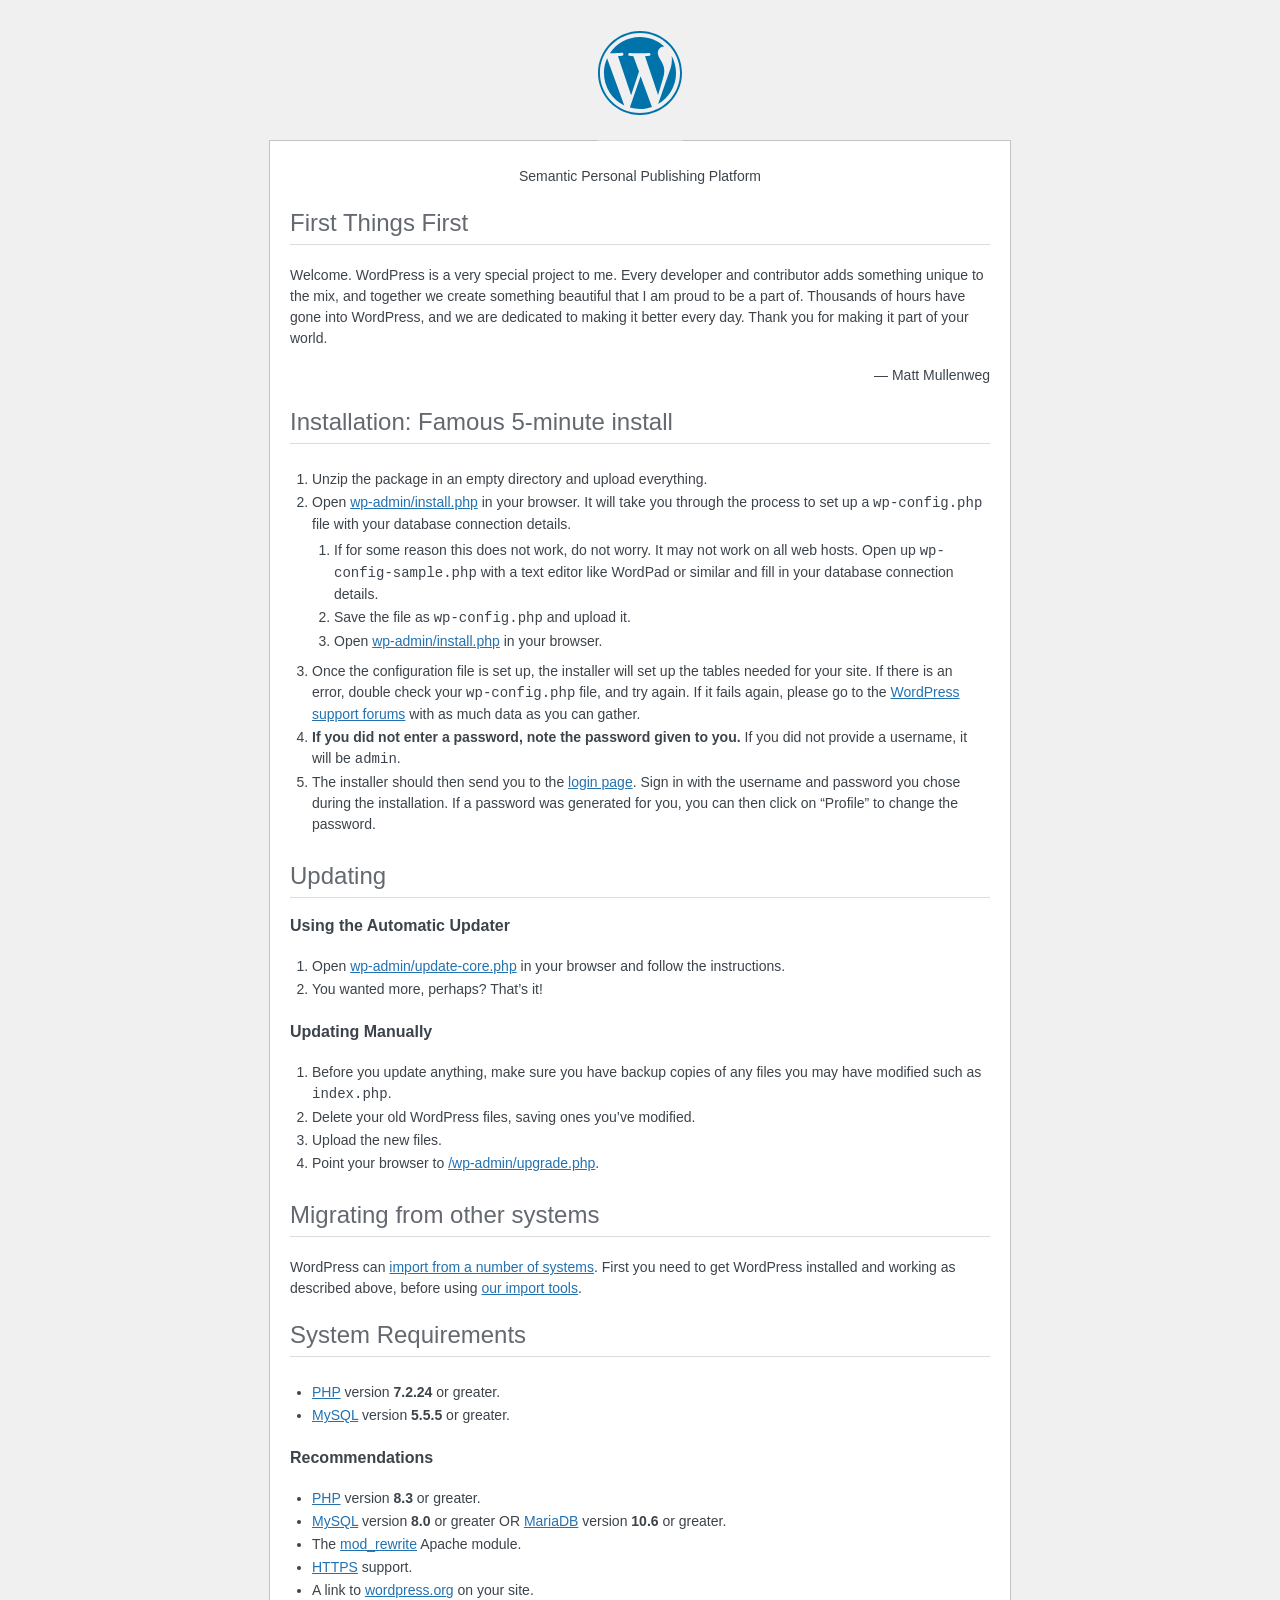
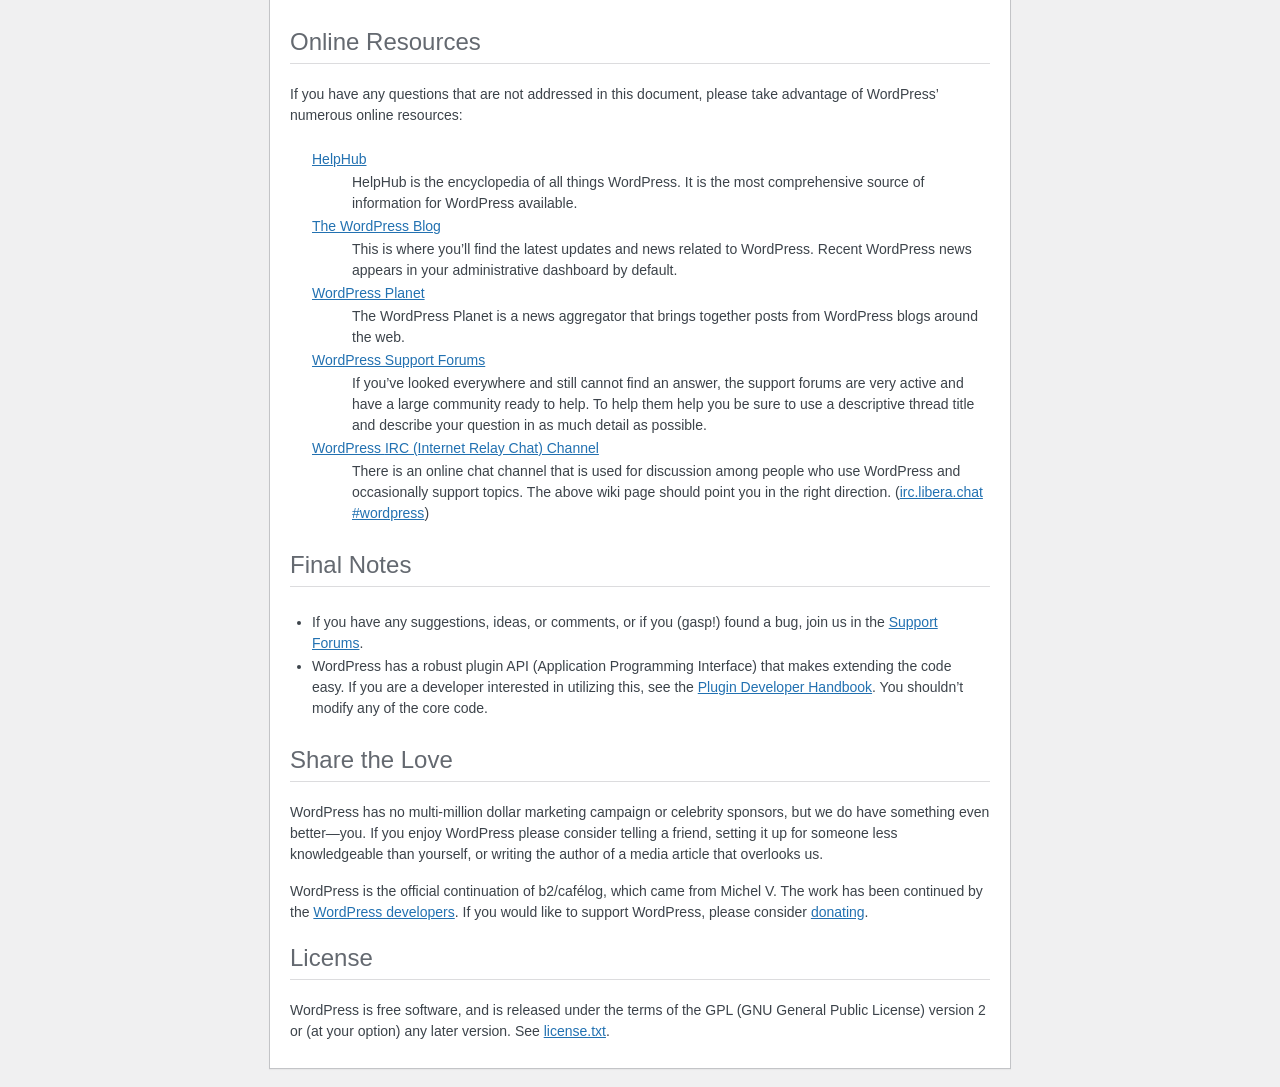
<file: clickandbuilds/ucrainafest/readme.html>
<!DOCTYPE html>
<html lang="en">
<head>
	<meta name="viewport" content="width=device-width" />
	<meta http-equiv="Content-Type" content="text/html; charset=utf-8" />
	<meta name="robots" content="noindex,nofollow" />
	<title>WordPress &#8250; ReadMe</title>
	<link rel="stylesheet" href="wp-admin/css/install.css?ver=20100228" type="text/css" />
</head>
<body>
<h1 id="logo">
	<a href="https://wordpress.org/"><img alt="WordPress" src="wp-admin/images/wordpress-logo.png" /></a>
</h1>
<p style="text-align: center">Semantic Personal Publishing Platform</p>

<h2>First Things First</h2>
<p>Welcome. WordPress is a very special project to me. Every developer and contributor adds something unique to the mix, and together we create something beautiful that I am proud to be a part of. Thousands of hours have gone into WordPress, and we are dedicated to making it better every day. Thank you for making it part of your world.</p>
<p style="text-align: right">&#8212; Matt Mullenweg</p>

<h2>Installation: Famous 5-minute install</h2>
<ol>
	<li>Unzip the package in an empty directory and upload everything.</li>
	<li>Open <span class="file"><a href="wp-admin/install.php">wp-admin/install.php</a></span> in your browser. It will take you through the process to set up a <code>wp-config.php</code> file with your database connection details.
		<ol>
			<li>If for some reason this does not work, do not worry. It may not work on all web hosts. Open up <code>wp-config-sample.php</code> with a text editor like WordPad or similar and fill in your database connection details.</li>
			<li>Save the file as <code>wp-config.php</code> and upload it.</li>
			<li>Open <span class="file"><a href="wp-admin/install.php">wp-admin/install.php</a></span> in your browser.</li>
		</ol>
	</li>
	<li>Once the configuration file is set up, the installer will set up the tables needed for your site. If there is an error, double check your <code>wp-config.php</code> file, and try again. If it fails again, please go to the <a href="https://wordpress.org/support/forums/">WordPress support forums</a> with as much data as you can gather.</li>
	<li><strong>If you did not enter a password, note the password given to you.</strong> If you did not provide a username, it will be <code>admin</code>.</li>
	<li>The installer should then send you to the <a href="wp-login.php">login page</a>. Sign in with the username and password you chose during the installation. If a password was generated for you, you can then click on &#8220;Profile&#8221; to change the password.</li>
</ol>

<h2>Updating</h2>
<h3>Using the Automatic Updater</h3>
<ol>
	<li>Open <span class="file"><a href="wp-admin/update-core.php">wp-admin/update-core.php</a></span> in your browser and follow the instructions.</li>
	<li>You wanted more, perhaps? That&#8217;s it!</li>
</ol>

<h3>Updating Manually</h3>
<ol>
	<li>Before you update anything, make sure you have backup copies of any files you may have modified such as <code>index.php</code>.</li>
	<li>Delete your old WordPress files, saving ones you&#8217;ve modified.</li>
	<li>Upload the new files.</li>
	<li>Point your browser to <span class="file"><a href="wp-admin/upgrade.php">/wp-admin/upgrade.php</a>.</span></li>
</ol>

<h2>Migrating from other systems</h2>
<p>WordPress can <a href="https://developer.wordpress.org/advanced-administration/wordpress/import/">import from a number of systems</a>. First you need to get WordPress installed and working as described above, before using <a href="wp-admin/import.php">our import tools</a>.</p>

<h2>System Requirements</h2>
<ul>
	<li><a href="https://www.php.net/">PHP</a> version <strong>7.2.24</strong> or greater.</li>
	<li><a href="https://www.mysql.com/">MySQL</a> version <strong>5.5.5</strong> or greater.</li>
</ul>

<h3>Recommendations</h3>
<ul>
	<li><a href="https://www.php.net/">PHP</a> version <strong>8.3</strong> or greater.</li>
	<li><a href="https://www.mysql.com/">MySQL</a> version <strong>8.0</strong> or greater OR <a href="https://mariadb.org/">MariaDB</a> version <strong>10.6</strong> or greater.</li>
	<li>The <a href="https://httpd.apache.org/docs/2.2/mod/mod_rewrite.html">mod_rewrite</a> Apache module.</li>
	<li><a href="https://wordpress.org/news/2016/12/moving-toward-ssl/">HTTPS</a> support.</li>
	<li>A link to <a href="https://wordpress.org/">wordpress.org</a> on your site.</li>
</ul>

<h2>Online Resources</h2>
<p>If you have any questions that are not addressed in this document, please take advantage of WordPress&#8217; numerous online resources:</p>
<dl>
	<dt><a href="https://wordpress.org/documentation/">HelpHub</a></dt>
		<dd>HelpHub is the encyclopedia of all things WordPress. It is the most comprehensive source of information for WordPress available.</dd>
	<dt><a href="https://wordpress.org/news/">The WordPress Blog</a></dt>
		<dd>This is where you&#8217;ll find the latest updates and news related to WordPress. Recent WordPress news appears in your administrative dashboard by default.</dd>
	<dt><a href="https://planet.wordpress.org/">WordPress Planet</a></dt>
		<dd>The WordPress Planet is a news aggregator that brings together posts from WordPress blogs around the web.</dd>
	<dt><a href="https://wordpress.org/support/forums/">WordPress Support Forums</a></dt>
		<dd>If you&#8217;ve looked everywhere and still cannot find an answer, the support forums are very active and have a large community ready to help. To help them help you be sure to use a descriptive thread title and describe your question in as much detail as possible.</dd>
	<dt><a href="https://make.wordpress.org/support/handbook/appendix/other-support-locations/introduction-to-irc/">WordPress <abbr>IRC</abbr> (Internet Relay Chat) Channel</a></dt>
		<dd>There is an online chat channel that is used for discussion among people who use WordPress and occasionally support topics. The above wiki page should point you in the right direction. (<a href="https://web.libera.chat/#wordpress">irc.libera.chat #wordpress</a>)</dd>
</dl>

<h2>Final Notes</h2>
<ul>
	<li>If you have any suggestions, ideas, or comments, or if you (gasp!) found a bug, join us in the <a href="https://wordpress.org/support/forums/">Support Forums</a>.</li>
	<li>WordPress has a robust plugin <abbr>API</abbr> (Application Programming Interface) that makes extending the code easy. If you are a developer interested in utilizing this, see the <a href="https://developer.wordpress.org/plugins/">Plugin Developer Handbook</a>. You shouldn&#8217;t modify any of the core code.</li>
</ul>

<h2>Share the Love</h2>
<p>WordPress has no multi-million dollar marketing campaign or celebrity sponsors, but we do have something even better&#8212;you. If you enjoy WordPress please consider telling a friend, setting it up for someone less knowledgeable than yourself, or writing the author of a media article that overlooks us.</p>

<p>WordPress is the official continuation of b2/caf&#233;log, which came from Michel V. The work has been continued by the <a href="https://wordpress.org/about/">WordPress developers</a>. If you would like to support WordPress, please consider <a href="https://wordpress.org/donate/">donating</a>.</p>

<h2>License</h2>
<p>WordPress is free software, and is released under the terms of the <abbr>GPL</abbr> (GNU General Public License) version 2 or (at your option) any later version. See <a href="license.txt">license.txt</a>.</p>

</body>
</html>
</file>
<file: public/assets/css/styles.css>
/* ===========================================================
   UkraïnaFest Castellón 2026 — global stylesheet
   =========================================================== */

:root {
  --bg:            #F7EFE0;
  --bg-alt:        #F2E6D6;
  --bg-deep:       #EAD9BD;
  --surface:       #FFFFFF;
  --text:          #1A1A1A;
  --text-muted:    #5A5247;
  --primary:       #0057B7;   /* Ukrainian blue   */
  --primary-dark:  #003F85;
  --accent:        #FFD500;   /* Ukrainian yellow */
  --accent-warm:   #F5B800;
  --spanish:       #C8102E;   /* Spanish red flair */
  --line:          rgba(26,26,26,0.12);
  --shadow-sm:     0 4px 14px rgba(0,0,0,0.08);
  --shadow-md:     0 14px 40px rgba(0,0,0,0.12);
  --radius-sm:     12px;
  --radius:        20px;
  --radius-lg:     32px;
  --max-w:         1240px;
  --header-h:      82px;
}

* { box-sizing: border-box; }

html { scroll-behavior: smooth; }

body {
  margin: 0;
  font-family: 'Manrope', 'Inter', system-ui, -apple-system, "Segoe UI", Arial, sans-serif;
  background: var(--bg);
  color: var(--text);
  line-height: 1.55;
  -webkit-font-smoothing: antialiased;
  text-rendering: optimizeLegibility;
  overflow-x: clip;
}

html, body { max-width: 100%; }

.skip-link {
  position: absolute;
  left: 12px;
  top: -48px;
  z-index: 1000;
  background: var(--primary);
  color: #fff;
  padding: 10px 14px;
  border-radius: 10px;
  font-weight: 700;
}
.skip-link:focus { top: 10px; }

:focus-visible {
  outline: 3px solid var(--accent);
  outline-offset: 2px;
}

.top-strip {
  background: linear-gradient(90deg, #0057B7 0%, #003F85 50%, #0057B7 100%);
  color: #fff;
  text-align: center;
  font-size: .82rem;
  font-weight: 600;
  letter-spacing: .12em;
  text-transform: uppercase;
  padding: 10px 16px;
  border-top: 2px solid var(--accent);
}
.top-strip b { color: var(--accent); font-weight: 700; }
@media (max-width: 540px) {
  .top-strip { font-size: .7rem; letter-spacing: .08em; padding: 6px 12px; }
}

img { max-width: 100%; display: block; }

a {
  color: var(--primary);
  text-decoration: none;
  transition: color .2s ease;
}
a:hover { color: var(--primary-dark); }

h1, h2, h3, h4 {
  font-family: 'Unbounded', 'Manrope', sans-serif;
  font-weight: 700;
  line-height: 1.15;
  margin: 0 0 .5em;
  letter-spacing: -0.01em;
}

h1 { font-size: clamp(2.4rem, 5.4vw, 4.6rem); }
h2 { font-size: clamp(1.9rem, 3.6vw, 3rem); }
h3 { font-size: clamp(1.2rem, 1.8vw, 1.5rem); }

.eyebrow {
  display: inline-block;
  font-size: .82rem;
  font-weight: 700;
  letter-spacing: .22em;
  text-transform: uppercase;
  color: var(--primary);
  background: rgba(0,87,183,0.08);
  padding: .45rem .9rem;
  border-radius: 999px;
  margin-bottom: 1.1rem;
}

.container {
  width: 100%;
  max-width: var(--max-w);
  margin: 0 auto;
  padding: 0 24px;
}

.section {
  padding: clamp(64px, 9vw, 120px) 0;
}
.section--alt { background: var(--bg-alt); }
.section--deep { background: var(--bg-deep); }

.section__head {
  text-align: center;
  max-width: 760px;
  margin: 0 auto clamp(40px, 5vw, 64px);
}
.section__head p {
  color: var(--text-muted);
  font-size: 1.05rem;
}

.btn {
  display: inline-flex;
  align-items: center;
  gap: .55rem;
  padding: .9rem 1.6rem;
  font-weight: 700;
  font-size: .95rem;
  letter-spacing: .02em;
  border-radius: 999px;
  border: 2px solid transparent;
  cursor: pointer;
  transition: transform .2s ease, background .2s ease, color .2s ease, box-shadow .2s ease;
  text-decoration: none;
}
.btn--primary { background: var(--primary); color: #fff; }
.btn--primary:hover { background: var(--primary-dark); color: #fff; transform: translateY(-2px); box-shadow: var(--shadow-md); }
.btn--accent { background: var(--accent); color: var(--text); }
.btn--accent:hover { background: var(--accent-warm); transform: translateY(-2px); box-shadow: var(--shadow-md); color: var(--text); }
.btn--ghost { background: transparent; border-color: var(--text); color: var(--text); }
.btn--ghost:hover { background: var(--text); color: #fff; }

/* ---------- Header ---------- */
.site-header {
  position: sticky;
  top: 0;
  z-index: 50;
  background: rgba(247, 239, 224, 0.92);
  backdrop-filter: saturate(140%) blur(12px);
  -webkit-backdrop-filter: saturate(140%) blur(12px);
  border-bottom: 1px solid var(--line);
}
.site-header__inner {
  height: var(--header-h);
  display: flex;
  align-items: center;
  gap: 16px;
  flex-wrap: nowrap;
}
.brand {
  display: flex;
  align-items: center;
  gap: .7rem;
  font-family: 'Unbounded', sans-serif;
  font-weight: 700;
  font-size: 1.05rem;
  color: var(--text);
  letter-spacing: .01em;
  flex-shrink: 0;
}
.brand img { width: 40px; height: 40px; object-fit: contain; }
.brand span b { color: var(--primary); }

.nav {
  display: flex;
  gap: 2px;
  margin-left: auto;
  margin-right: auto;
  flex-wrap: nowrap;
}
.nav a {
  position: relative;
  padding: .5rem .75rem;
  border-radius: 999px;
  font-size: .9rem;
  font-weight: 600;
  color: var(--text);
  white-space: nowrap;
}
.nav a:hover { background: rgba(0,87,183,0.08); color: var(--primary); }
.nav a.is-active {
  background: var(--primary);
  color: #fff;
}

.header-actions {
  display: flex;
  align-items: center;
  gap: 10px;
  margin-left: auto;
  flex-shrink: 0;
}

.lang-switch {
  display: inline-flex;
  background: var(--surface);
  border: 1px solid var(--line);
  border-radius: 999px;
  padding: 4px;
}
.lang-switch button {
  border: 0;
  background: transparent;
  padding: .45rem .85rem;
  font-weight: 700;
  font-size: .82rem;
  letter-spacing: .08em;
  color: var(--text-muted);
  border-radius: 999px;
  cursor: pointer;
  transition: background .2s ease, color .2s ease;
}
.lang-switch button.is-active {
  background: var(--primary);
  color: #fff;
}

.menu-toggle {
  display: none;
  background: var(--surface);
  border: 1px solid var(--line);
  width: 44px; height: 44px;
  border-radius: 12px;
  cursor: pointer;
  align-items: center;
  justify-content: center;
}
.menu-toggle span {
  display: block;
  width: 18px;
  height: 2px;
  background: var(--text);
  position: relative;
}
.menu-toggle span::before,
.menu-toggle span::after {
  content: "";
  position: absolute;
  left: 0; right: 0;
  height: 2px;
  background: var(--text);
}
.menu-toggle span::before { top: -6px; }
.menu-toggle span::after  { top: 6px; }

/* ---------- Hero ---------- */
.hero {
  position: relative;
  overflow: hidden;
  padding: clamp(70px, 11vw, 140px) 0 clamp(80px, 12vw, 150px);
  background:
    radial-gradient(1100px 480px at 85% -10%, rgba(255,213,0,0.35), transparent 60%),
    radial-gradient(900px 520px at -10% 110%, rgba(0,87,183,0.18), transparent 60%),
    linear-gradient(180deg, var(--bg) 0%, var(--bg-alt) 100%);
}
.hero__inner {
  position: relative;
  z-index: 2;
  text-align: center;
  max-width: 980px;
  margin: 0 auto;
}
.hero__date {
  display: inline-flex;
  align-items: center;
  gap: .8rem;
  background: var(--surface);
  border: 1px solid var(--line);
  padding: .6rem 1.2rem;
  border-radius: 999px;
  font-weight: 700;
  font-size: .85rem;
  letter-spacing: .15em;
  text-transform: uppercase;
  color: var(--text);
  box-shadow: var(--shadow-sm);
}
.hero__date b { color: var(--primary); }
.hero h1 {
  margin: 1.4rem 0 1rem;
  background: linear-gradient(120deg, #003F85 0%, #0057B7 45%, #1A1A1A 100%);
  -webkit-background-clip: text;
  background-clip: text;
  color: transparent;
}
.hero h1 .yellow { color: var(--accent-warm); -webkit-text-fill-color: var(--accent-warm); }
.hero__sub {
  font-size: clamp(1.05rem, 1.6vw, 1.3rem);
  color: var(--text-muted);
  max-width: 720px;
  margin: 0 auto 2.2rem;
}
.hero__ctas {
  display: flex;
  gap: 14px;
  justify-content: center;
  flex-wrap: wrap;
}

.countdown {
  margin: 0 auto 1.5rem;
  max-width: 420px;
  padding: 12px 18px;
  border-radius: 14px;
  background: rgba(255,255,255,0.88);
  border: 1px solid var(--line);
  box-shadow: var(--shadow-sm);
}
.countdown__label {
  font-size: .82rem;
  font-weight: 700;
  letter-spacing: .12em;
  text-transform: uppercase;
  color: var(--primary);
}
.countdown__value {
  margin-top: 4px;
  font-family: "Unbounded", sans-serif;
  font-weight: 700;
}
.hero__deco {
  position: absolute;
  z-index: 1;
  border-radius: 50%;
  filter: blur(40px);
  opacity: .35;
  pointer-events: none;
}
.hero__deco--y { width: 220px; height: 220px; background: var(--accent);  top: 6%;    left: 4%;  }
.hero__deco--b { width: 200px; height: 200px; background: var(--primary); bottom: 8%; right: 6%; opacity: .25; }
.hero__deco--r { width: 140px; height: 140px; background: var(--spanish); top: 18%;   right: 12%; opacity: .18; }

@media (max-width: 820px) {
  .hero__deco { display: none; }
}

/* ---------- About / Collage ---------- */
.about-grid {
  display: grid;
  grid-template-columns: minmax(0, 1.05fr) minmax(0, 1fr);
  gap: clamp(28px, 4vw, 64px);
  align-items: center;
}
.about-grid > * { min-width: 0; }
.about-grid p { word-break: break-word; overflow-wrap: anywhere; }
.collage {
  display: grid;
  grid-template-columns: repeat(2, 1fr);
  grid-auto-rows: 1fr;
  gap: 14px;
  aspect-ratio: 1 / 1;
}
.collage__tile {
  border-radius: var(--radius);
  overflow: hidden;
  position: relative;
  box-shadow: var(--shadow-md);
  background: linear-gradient(135deg, #ddd, #bbb);
  min-height: 160px;
}
.collage__tile img {
  width: 100%; height: 100%;
  object-fit: cover;
  transition: transform .6s ease;
}
.collage__tile:hover img { transform: scale(1.06); }
.collage__tile:nth-child(odd)  { transform: translateY(0); }
.collage__tile:nth-child(even) { transform: translateY(24px); }

.bullets {
  list-style: none;
  padding: 0;
  margin: 1.6rem 0 0;
  display: grid;
  gap: 14px;
}
.bullets li {
  display: flex;
  align-items: center;
  gap: 14px;
  background: var(--surface);
  border: 1px solid var(--line);
  border-radius: var(--radius-sm);
  padding: 14px 18px;
  font-weight: 600;
  box-shadow: var(--shadow-sm);
  word-break: break-word;
  overflow-wrap: anywhere;
  min-width: 0;
}
.bullets .ico {
  width: 42px; height: 42px;
  display: grid; place-items: center;
  border-radius: 12px;
  font-size: 1.4rem;
  background: rgba(0,87,183,0.08);
}

/* ---------- Stats ---------- */
.stats {
  display: grid;
  grid-template-columns: repeat(4, 1fr);
  gap: 22px;
}
.stat {
  background: var(--surface);
  border-radius: var(--radius);
  padding: 32px 24px;
  text-align: center;
  box-shadow: var(--shadow-sm);
  border: 1px solid var(--line);
  transition: transform .3s ease, box-shadow .3s ease;
}
.stat:hover { transform: translateY(-4px); box-shadow: var(--shadow-md); }
.stat__num {
  font-family: 'Unbounded', sans-serif;
  font-weight: 800;
  font-size: clamp(2.2rem, 3.6vw, 3.2rem);
  color: var(--primary);
  line-height: 1;
}
.stat__label {
  margin-top: .6rem;
  font-weight: 700;
  text-transform: uppercase;
  letter-spacing: .14em;
  font-size: .82rem;
  color: var(--text);
}
.stat__sub {
  margin-top: .4rem;
  font-size: .92rem;
  color: var(--text-muted);
}

/* ---------- Program cards ---------- */
.cards {
  display: grid;
  grid-template-columns: repeat(4, 1fr);
  gap: 22px;
}
.card {
  position: relative;
  border-radius: var(--radius);
  padding: 32px 26px;
  color: #fff;
  overflow: hidden;
  min-height: 280px;
  display: flex;
  flex-direction: column;
  justify-content: flex-end;
  box-shadow: var(--shadow-md);
  transition: transform .3s ease;
}
.card:hover { transform: translateY(-6px); }
.card__icon {
  font-size: 2.4rem;
  margin-bottom: auto;
}
.card h3 { margin: 0 0 .5rem; color: #fff; }
.card p { margin: 0; opacity: .92; font-size: .96rem; }
.card--music    { background: linear-gradient(135deg, #0057B7, #003F85); }
.card--art      { background: linear-gradient(135deg, #C8102E, #8E0A20); }
.card--food     { background: linear-gradient(135deg, #F5B800, #C99100); color: #1A1A1A; }
.card--food h3, .card--food p { color: #1A1A1A; }
.card--kids     { background: linear-gradient(135deg, #16A085, #0E6E5C); }

/* ---------- Zones map ---------- */
.zones {
  border-radius: var(--radius-lg);
  overflow: hidden;
  box-shadow: var(--shadow-md);
  background: linear-gradient(135deg, #0057B7, #FFD500);
  aspect-ratio: 16 / 7;
  display: grid;
  place-items: center;
  color: #fff;
  position: relative;
  text-align: center;
  padding: 40px;
}
.zones::before {
  content: "";
  position: absolute; inset: 0;
  background:
    radial-gradient(circle at 20% 30%, rgba(255,255,255,.18), transparent 40%),
    radial-gradient(circle at 80% 70%, rgba(0,0,0,.22), transparent 50%);
}
.zones span {
  position: relative;
  font-family: 'Unbounded', sans-serif;
  font-weight: 700;
  font-size: clamp(1.3rem, 2.4vw, 2rem);
  text-shadow: 0 4px 24px rgba(0,0,0,.25);
}

/* ---------- Location ---------- */
.location-grid {
  display: grid;
  grid-template-columns: minmax(0, 1fr) minmax(0, 1fr);
  gap: clamp(28px, 4vw, 56px);
  align-items: start;
}
.location-photo {
  position: relative;
  width: 100%;
  max-width: 100%;
  aspect-ratio: 4 / 5;
  border-radius: var(--radius);
  overflow: hidden;
  box-shadow: var(--shadow-md);
  border: 6px solid var(--surface);
  background:
    linear-gradient(180deg, rgba(0,63,133,0) 45%, rgba(0,63,133,0.85) 100%),
    linear-gradient(135deg, #6CA0E0, #0057B7);
  color: #fff;
  font-family: 'Unbounded', sans-serif;
  font-size: 1rem;
  text-align: center;
  padding: 22px;
  display: flex;
  align-items: flex-end;
  justify-content: center;
  word-break: break-word;
  overflow-wrap: anywhere;
  hyphens: auto;
  min-width: 0;
  box-sizing: border-box;
}
.location-info {
  display: flex;
  flex-direction: column;
  min-width: 0;
}
.location-info > * { min-width: 0; max-width: 100%; }
.info-list {
  list-style: none; padding: 0; margin: 1.4rem 0 1.8rem;
  display: grid; gap: 12px;
}
.info-list li {
  display: flex; gap: 12px;
  background: var(--surface);
  border: 1px solid var(--line);
  border-radius: var(--radius-sm);
  padding: 14px 18px;
  font-weight: 600;
  word-break: break-word;
  overflow-wrap: anywhere;
  min-width: 0;
}
.info-list .k { color: var(--primary); font-size: 1.2rem; }
.map-frame {
  border-radius: var(--radius);
  overflow: hidden;
  box-shadow: var(--shadow-md);
  border: 6px solid var(--surface);
  margin-top: 1.4rem;
}
.map-frame iframe { width: 100%; height: 320px; border: 0; display: block; }
.map-consent {
  padding: 28px 24px;
  text-align: center;
  background: var(--surface);
}
.map-consent h3 { margin-bottom: 10px; }
.map-consent p {
  margin: 0 auto 18px;
  max-width: 520px;
  color: var(--text-muted);
}

/* ---------- Partners ---------- */
.partners-grid {
  display: grid;
  grid-template-columns: repeat(auto-fill, minmax(170px, 1fr));
  gap: 18px;
}
.partner {
  aspect-ratio: 5/3;
  background: var(--surface);
  border: 1px solid var(--line);
  border-radius: var(--radius-sm);
  display: grid;
  place-items: center;
  font-weight: 700;
  color: var(--text-muted);
  letter-spacing: .04em;
  transition: transform .25s ease, box-shadow .25s ease;
}
.partner:hover { transform: translateY(-4px); box-shadow: var(--shadow-md); }

/* ---------- Forms ---------- */
.form-card {
  background: var(--surface);
  border-radius: var(--radius);
  padding: clamp(28px, 4vw, 48px);
  box-shadow: var(--shadow-md);
  border: 1px solid var(--line);
  max-width: 760px;
  margin: 0 auto;
}
.form-row { display: grid; grid-template-columns: minmax(0,1fr) minmax(0,1fr); gap: 18px; }
.field { display: flex; flex-direction: column; gap: 6px; margin-bottom: 16px; }
.field label { font-weight: 700; font-size: .88rem; }
.field input, .field select, .field textarea {
  font: inherit;
  padding: 12px 14px;
  border-radius: 12px;
  border: 1.5px solid var(--line);
  background: var(--bg);
  transition: border-color .2s ease, box-shadow .2s ease;
}
.field input:focus, .field select:focus, .field textarea:focus {
  outline: none;
  border-color: var(--primary);
  box-shadow: 0 0 0 4px rgba(0,87,183,0.12);
}
.field textarea { min-height: 130px; resize: vertical; }
.field .field-error {
  min-height: 1rem;
  color: #A2132B;
  font-size: .82rem;
  margin-top: 2px;
}
.field .is-invalid {
  border-color: #C8102E;
  box-shadow: 0 0 0 4px rgba(200,16,46,0.12);
}

/* ---------- Contact tiles ---------- */
.contact-grid {
  display: grid;
  grid-template-columns: repeat(3, 1fr);
  gap: 22px;
  margin-bottom: 40px;
}
.contact-tile {
  background: var(--surface);
  border: 1px solid var(--line);
  border-radius: var(--radius);
  padding: 28px;
  box-shadow: var(--shadow-sm);
  text-align: center;
}
.contact-tile .ic {
  width: 56px; height: 56px; border-radius: 16px;
  background: rgba(0,87,183,0.1);
  color: var(--primary);
  display: grid; place-items: center;
  font-size: 1.6rem;
  margin: 0 auto 14px;
}
.contact-tile h3 { margin: 0 0 .35rem; }
.contact-tile p { margin: 0; color: var(--text-muted); }
.contact-tile a { color: var(--text); }

.socials {
  display: flex; gap: 10px; flex-wrap: wrap;
}
.socials a {
  width: 42px; height: 42px;
  display: grid; place-items: center;
  border-radius: 50%;
  background: var(--surface);
  border: 1px solid var(--line);
  color: var(--text);
  transition: background .2s ease, color .2s ease, transform .2s ease;
}
.socials a:hover { background: var(--primary); color: #fff; transform: translateY(-2px); }
.socials svg { width: 18px; height: 18px; }

/* ---------- Footer ---------- */
.site-footer {
  background: #161616;
  color: #d8d8d8;
  padding: 64px 0 24px;
  margin-top: 0;
}
.site-footer h4 {
  color: #fff;
  font-size: 1rem;
  letter-spacing: .14em;
  text-transform: uppercase;
  margin-bottom: 18px;
}
.footer-grid {
  display: grid;
  grid-template-columns: 1.4fr 1fr 1fr;
  gap: 40px;
  padding-bottom: 36px;
  border-bottom: 1px solid rgba(255,255,255,0.08);
}
.footer-grid p { color: #aaa; font-size: .95rem; max-width: 380px; }
.footer-menu {
  display: grid;
  gap: 10px;
  list-style: none;
  padding: 0; margin: 0;
}
.footer-menu a { color: #d8d8d8; font-size: .95rem; }
.footer-menu a:hover { color: var(--accent); }
.footer-bottom {
  padding-top: 24px;
  display: flex;
  justify-content: space-between;
  align-items: center;
  flex-wrap: wrap;
  gap: 14px;
  font-size: .85rem;
  color: #888;
}
.footer-bottom .flag {
  display: inline-flex; gap: 6px; align-items: center;
  font-size: .82rem; color: #aaa;
}
.footer-bottom .flag i { width: 22px; height: 14px; border-radius: 3px; display: inline-block; }
.footer-bottom .flag .ua { background: linear-gradient(180deg, #0057B7 50%, #FFD500 50%); }
.footer-bottom .flag .es { background: linear-gradient(180deg, #C8102E 33%, #FFC400 33% 66%, #C8102E 66%); }

/* ---------- Page header (inner pages) ---------- */
.page-hero {
  padding: clamp(70px, 9vw, 110px) 0 clamp(40px, 5vw, 64px);
  text-align: center;
  background:
    radial-gradient(900px 380px at 50% 0%, rgba(0,87,183,0.15), transparent 70%),
    var(--bg);
  border-bottom: 1px solid var(--line);
}
.page-hero p {
  color: var(--text-muted);
  max-width: 720px;
  margin: 0 auto;
}

/* ---------- Timeline (program page) ---------- */
.timeline {
  max-width: 820px;
  margin: 0 auto;
  display: grid;
  gap: 14px;
}
.timeline__row {
  background: var(--surface);
  border: 1px solid var(--line);
  border-radius: var(--radius-sm);
  padding: 18px 22px;
  display: grid;
  grid-template-columns: 110px 1fr;
  align-items: center;
  gap: 18px;
  box-shadow: var(--shadow-sm);
}
.timeline__time {
  font-family: 'Unbounded', sans-serif;
  font-weight: 700;
  color: var(--primary);
}
.timeline__title { font-weight: 700; }
.timeline__desc { color: var(--text-muted); font-size: .92rem; margin-top: 2px; }

/* ---------- CTA banner ---------- */
.cta-banner {
  background: linear-gradient(135deg, #0057B7 0%, #003F85 100%);
  color: #fff;
  padding: clamp(48px, 7vw, 80px);
  border-radius: var(--radius-lg);
  text-align: center;
  position: relative;
  overflow: hidden;
}
.cta-banner::before, .cta-banner::after {
  content: "";
  position: absolute;
  border-radius: 50%;
  pointer-events: none;
}
.cta-banner::before { width: 280px; height: 280px; background: rgba(255,213,0,0.18); top: -100px; right: -60px; }
.cta-banner::after  { width: 200px; height: 200px; background: rgba(255,255,255,0.08); bottom: -80px; left: -50px; }
.cta-banner h2 { color: #fff; position: relative; }
.cta-banner p { position: relative; opacity: .9; max-width: 640px; margin: 0 auto 1.6rem; }
.cta-banner .btn { position: relative; }

/* ---------- Responsive ---------- */
@media (max-width: 1180px) {
  .nav a { padding: .45rem .6rem; font-size: .85rem; }
}

@media (max-width: 1080px) {
  :root { --header-h: 72px; }
  .menu-toggle { display: inline-flex; }
  .site-header__inner { gap: 12px; }
  .nav {
    position: absolute;
    top: var(--header-h);
    left: 0; right: 0;
    flex-direction: column;
    background: var(--surface);
    border-bottom: 1px solid var(--line);
    padding: 14px 22px 18px;
    gap: 4px;
    margin: 0;
    transform: translateY(-12px);
    opacity: 0;
    pointer-events: none;
    transition: opacity .2s ease, transform .2s ease;
    box-shadow: var(--shadow-md);
    z-index: 60;
  }
  .nav.is-open { opacity: 1; transform: translateY(0); pointer-events: auto; }
  .nav a { padding: 12px 14px; font-size: 1rem; }
  .header-actions { margin-left: auto; }
  .stats { grid-template-columns: repeat(2, 1fr); }
  .cards { grid-template-columns: repeat(2, 1fr); }
  .footer-grid { grid-template-columns: 1fr 1fr; }
  .about-grid, .location-grid { grid-template-columns: 1fr; }
  .collage { aspect-ratio: 16 / 10; max-width: 720px; margin: 0 auto; }
}

@media (max-width: 820px) {
  .header-actions .btn--primary { display: none; }
  .contact-grid { grid-template-columns: 1fr; }
  .footer-grid { grid-template-columns: 1fr; gap: 28px; }
  .form-row { grid-template-columns: 1fr; }
  .timeline__row { grid-template-columns: 90px 1fr; }
  .collage__tile:nth-child(even) { transform: none; }
}

@media (max-width: 540px) {
  .cards { grid-template-columns: 1fr; }
  .stats { grid-template-columns: 1fr 1fr; }
  .brand span { display: none; }
  .hero__date { font-size: .72rem; padding: .5rem .9rem; }
}

/* ---------- Reveal animation ---------- */
.reveal { opacity: 0; transform: translateY(24px); transition: opacity .7s ease, transform .7s ease; }
.reveal.is-in { opacity: 1; transform: none; }

@media (prefers-reduced-motion: reduce) {
  html { scroll-behavior: auto; }
  *, *::before, *::after {
    animation-duration: 0.01ms !important;
    animation-iteration-count: 1 !important;
    transition-duration: 0.01ms !important;
  }
  .reveal {
    opacity: 1;
    transform: none;
  }
}
</file>
<file: clickandbuilds/ucrainafest/wp-admin/css/install.css>
html {
	background: #f0f0f1;
	margin: 0 20px;
}

body {
	background: #fff;
	border: 1px solid #c3c4c7;
	color: #3c434a;
	font-family: -apple-system, BlinkMacSystemFont, "Segoe UI", Roboto, Oxygen-Sans, Ubuntu, Cantarell, "Helvetica Neue", sans-serif;
	margin: 140px auto 25px;
	padding: 20px 20px 10px;
	max-width: 700px;
	-webkit-font-smoothing: subpixel-antialiased;
	box-shadow: 0 1px 1px rgba(0, 0, 0, 0.04);
}

a {
	color: #2271b1;
}

a:hover,
a:active {
	color: #135e96;
}

a:focus {
	color: #043959;
	box-shadow: 0 0 0 2px #2271b1;
	/* Only visible in Windows High Contrast mode */
	outline: 2px solid transparent;
}

h1, h2 {
	border-bottom: 1px solid #dcdcde;
	clear: both;
	color: #646970;
	font-size: 24px;
	padding: 0 0 7px;
	font-weight: 400;
}

h3 {
	font-size: 16px;
}

p, li, dd, dt {
	padding-bottom: 2px;
	font-size: 14px;
	line-height: 1.5;
}

code, .code {
	font-family: Consolas, Monaco, monospace;
}

ul, ol, dl {
	padding: 5px 5px 5px 22px;
}

a img {
	border: 0
}
abbr {
	border: 0;
	font-variant: normal;
}

fieldset {
	border: 0;
	padding: 0;
	margin: 0;
}

#logo {
	margin: -130px auto 25px;
	padding: 0 0 25px;
	width: 84px;
	height: 84px;
	overflow: hidden;
	background-image: url(../images/w-logo-blue.png?ver=20131202);
	background-image: none, url(../images/wordpress-logo.svg?ver=20131107);
	background-size: 84px;
	background-position: center top;
	background-repeat: no-repeat;
	color: #3c434a; /* same as login.css */
	font-size: 20px;
	font-weight: 400;
	line-height: 1.3em;
	text-decoration: none;
	text-align: center;
	text-indent: -9999px;
	outline: none;
}

.step {
	margin: 20px 0 15px;
}
.step, th {
	text-align: left;
	padding: 0;
}
.language-chooser.wp-core-ui .step .button.button-large {
	font-size: 14px;
}
textarea {
	border: 1px solid #dcdcde;
	font-family: -apple-system, BlinkMacSystemFont, "Segoe UI", Roboto, Oxygen-Sans, Ubuntu, Cantarell, "Helvetica Neue", sans-serif;
	width: 100%;
	box-sizing: border-box;
}

.form-table {
	border-collapse: collapse;
	margin-top: 1em;
	width: 100%;
}

.form-table td {
	margin-bottom: 9px;
	padding: 10px 20px 10px 0;
	font-size: 14px;
	vertical-align: top
}

.form-table th {
	font-size: 14px;
	text-align: left;
	padding: 10px 20px 10px 0;
	width: 115px;
	vertical-align: top;
}

.form-table code {
	line-height: 1.28571428;
	font-size: 14px;
}

.form-table p {
	margin: 4px 0 0;
	font-size: 11px;
}

.form-table .setup-description {
	margin: 4px 0 0;
	line-height: 1.6;
}

.form-table input {
	line-height: 1.33333333;
	font-size: 15px;
	padding: 3px 5px;
}

.wp-pwd {
	margin-top: 0;
}

.form-table .wp-pwd {
	display: flex;
	column-gap: 4px;
}

.form-table .password-input-wrapper {
	width: 100%;
}

input,
submit {
	font-family: -apple-system, BlinkMacSystemFont, "Segoe UI", Roboto, Oxygen-Sans, Ubuntu, Cantarell, "Helvetica Neue", sans-serif;
}

.form-table input[type=text],
.form-table input[type=email],
.form-table input[type=url],
.form-table input[type=password],
#pass-strength-result {
	width: 100%;
}

.form-table th p {
	font-weight: 400;
}

.form-table.install-success th,
.form-table.install-success td {
	vertical-align: middle;
	padding: 16px 20px 16px 0;
}

.form-table.install-success td p {
	margin: 0;
	font-size: 14px;
}

.form-table.install-success td code {
	margin: 0;
	font-size: 18px;
}

#error-page {
	margin-top: 50px;
}

#error-page p {
	font-size: 14px;
	line-height: 1.28571428;
	margin: 25px 0 20px;
}

#error-page code, .code {
	font-family: Consolas, Monaco, monospace;
}

.message {
	border-left: 4px solid #d63638;
	padding: .7em .6em;
	background-color: #fcf0f1;
}

/* rtl:ignore */
#dbname,
#uname,
#pwd,
#dbhost,
#prefix,
#user_login,
#admin_email,
#pass1,
#pass2 {
	direction: ltr;
}


/* localization */
body.rtl,
.rtl textarea,
.rtl input,
.rtl submit {
	font-family: Tahoma, sans-serif;
}

:lang(he-il) body.rtl,
:lang(he-il) .rtl textarea,
:lang(he-il) .rtl input,
:lang(he-il) .rtl submit {
	font-family: Arial, sans-serif;
}

@media only screen and (max-width: 799px) {
	body {
		margin-top: 115px;
	}
	#logo a {
		margin: -125px auto 30px;
	}
}

@media screen and (max-width: 782px) {

	.form-table {
		margin-top: 0;
	}

	.form-table th,
	.form-table td {
		display: block;
		width: auto;
		vertical-align: middle;
	}

	.form-table th {
		padding: 20px 0 0;
	}

	.form-table td {
		padding: 5px 0;
		border: 0;
		margin: 0;
	}

	textarea,
	input {
		font-size: 16px;
	}

	.form-table td input[type="text"],
	.form-table td input[type="email"],
	.form-table td input[type="url"],
	.form-table td input[type="password"],
	.form-table td select,
	.form-table td textarea,
	.form-table span.description {
		width: 100%;
		font-size: 16px;
		line-height: 1.5;
		padding: 7px 10px;
		display: block;
		max-width: none;
		box-sizing: border-box;
	}

	#pwd {
		padding-right: 2.5rem;
	}

	.wp-pwd #pass1 {
		padding-right: 50px;
	}

	.wp-pwd .button.wp-hide-pw {
		right: 0;
	}

	#pass-strength-result {
		width: 100%;
	}
}

body.language-chooser {
	max-width: 300px;
}

.language-chooser select {
	padding: 8px;
	width: 100%;
	display: block;
	border: 1px solid #dcdcde;
	background: #fff;
	color: #2c3338;
	font-size: 16px;
	font-family: Arial, sans-serif;
	font-weight: 400;
}

.language-chooser select:focus {
	color: #2c3338;
}

.language-chooser select option:hover,
.language-chooser select option:focus {
	color: #0a4b78;
}

.language-chooser .step {
	text-align: right;
}

.screen-reader-input,
.screen-reader-text {
	border: 0;
	clip-path: inset(50%);
	height: 1px;
	margin: -1px;
	overflow: hidden;
	padding: 0;
	position: absolute;
	width: 1px;
	word-wrap: normal !important;
}

.spinner {
	background: url(../images/spinner.gif) no-repeat;
	background-size: 20px 20px;
	visibility: hidden;
	opacity: 0.7;
	filter: alpha(opacity=70);
	width: 20px;
	height: 20px;
	margin: 2px 5px 0;
}

.step .spinner {
	display: inline-block;
	vertical-align: middle;
	margin-right: 15px;
}

.button.hide-if-no-js,
.hide-if-no-js {
	display: none;
}

/**
 * HiDPI Displays
 */
@media print,
  (min-resolution: 120dpi) {

	.spinner {
		background-image: url(../images/spinner-2x.gif);
	}

}
</file>
